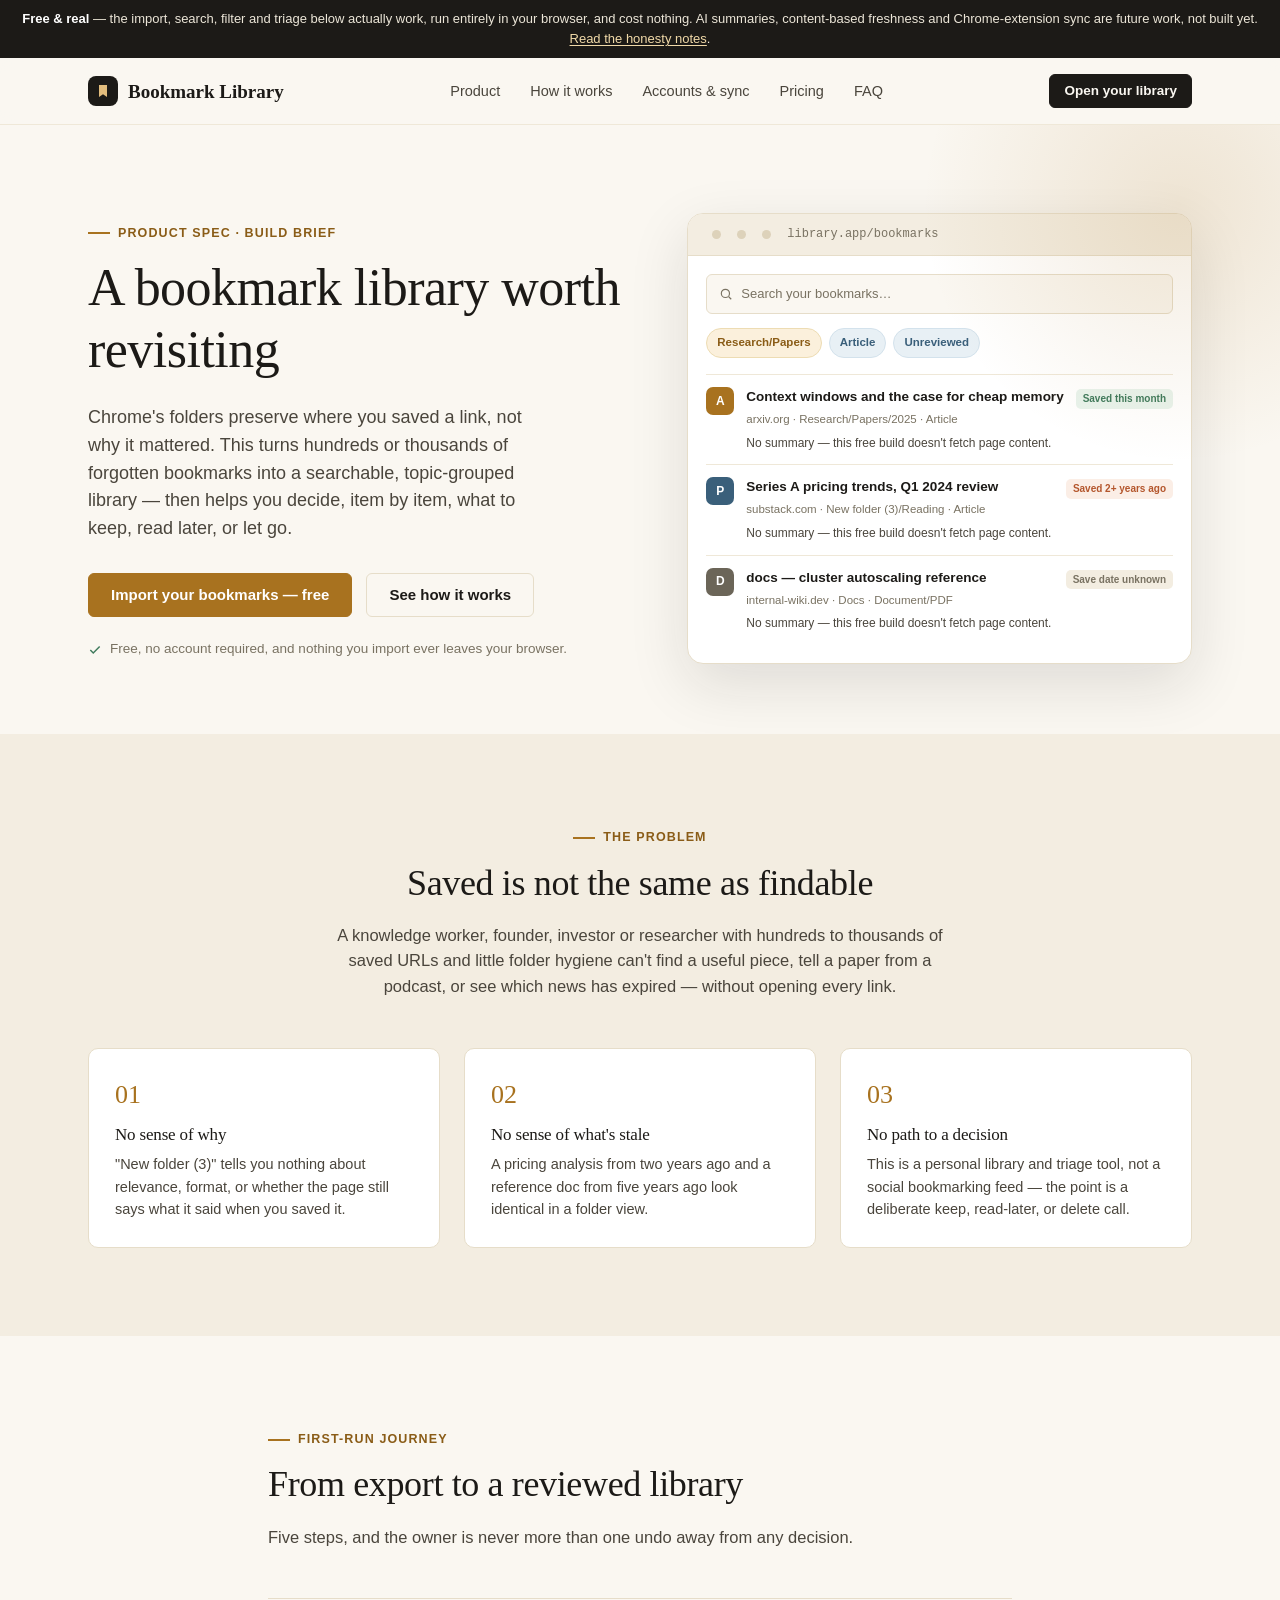
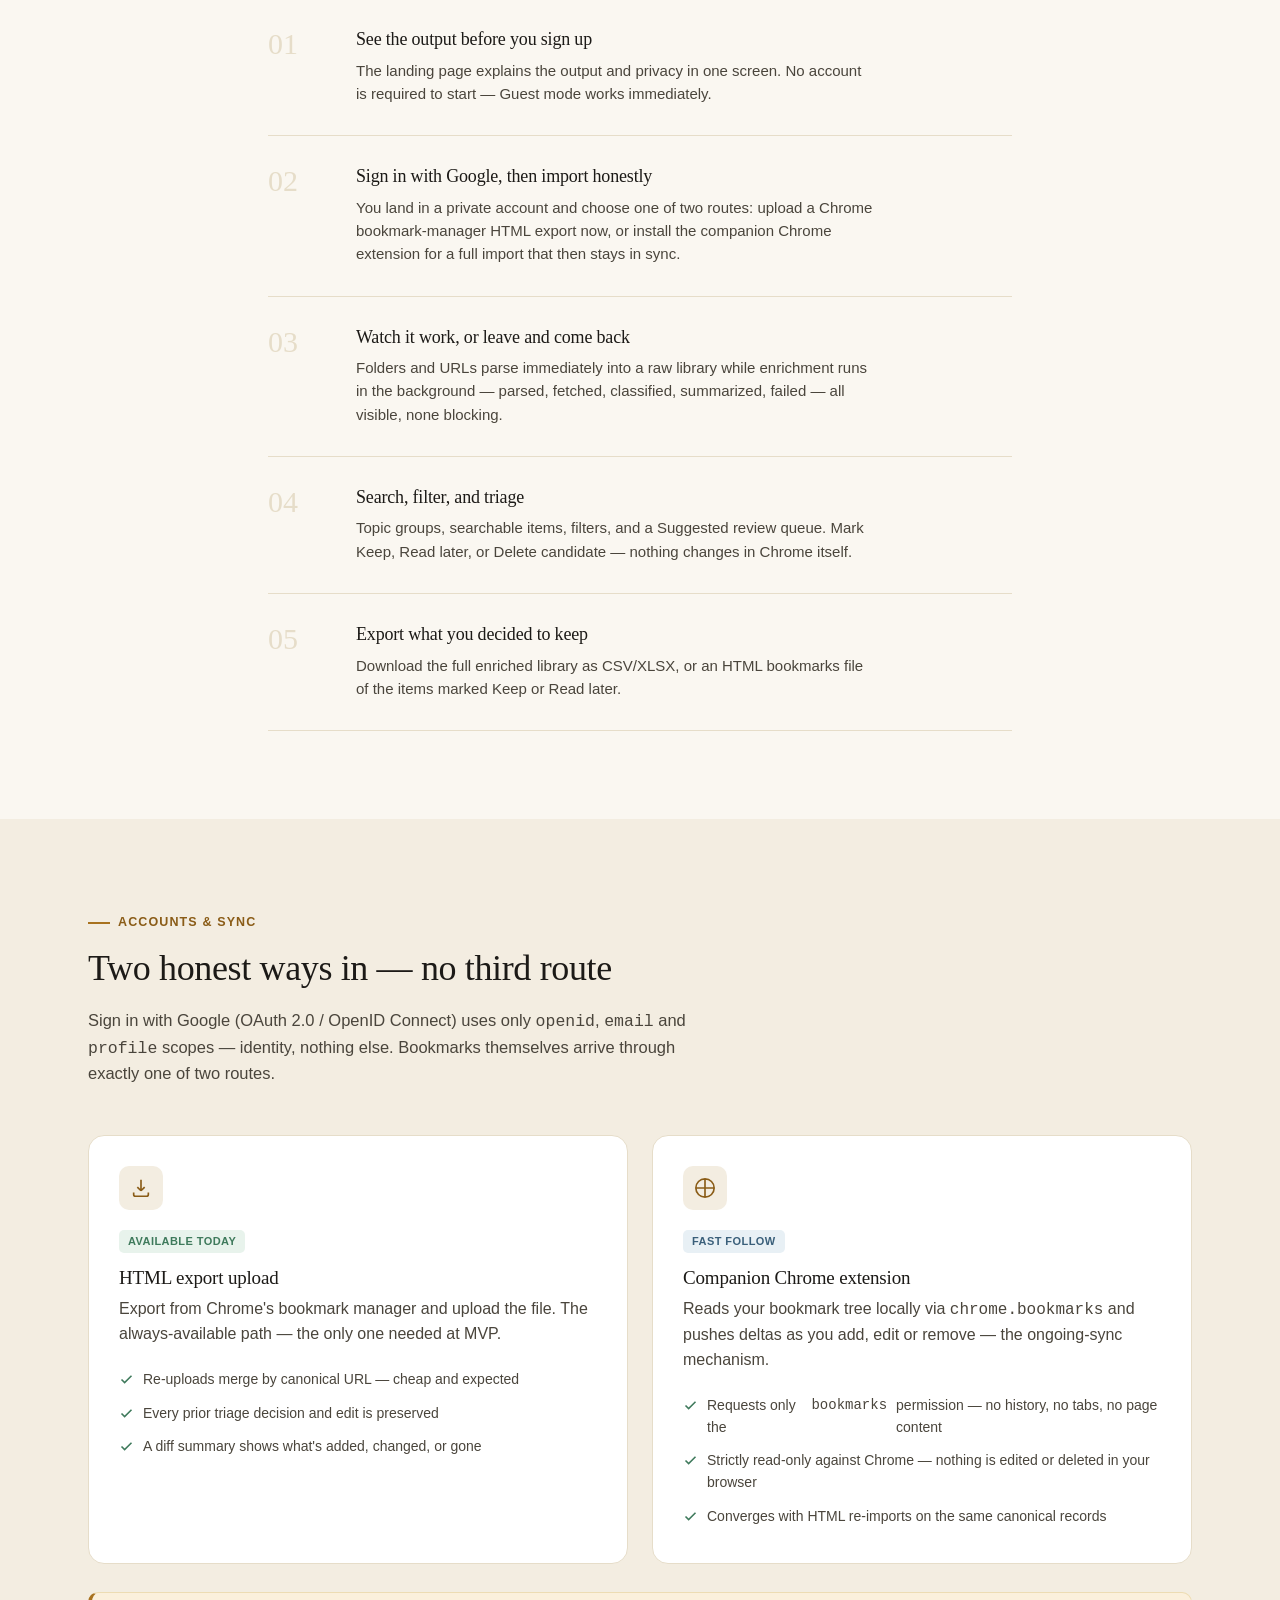
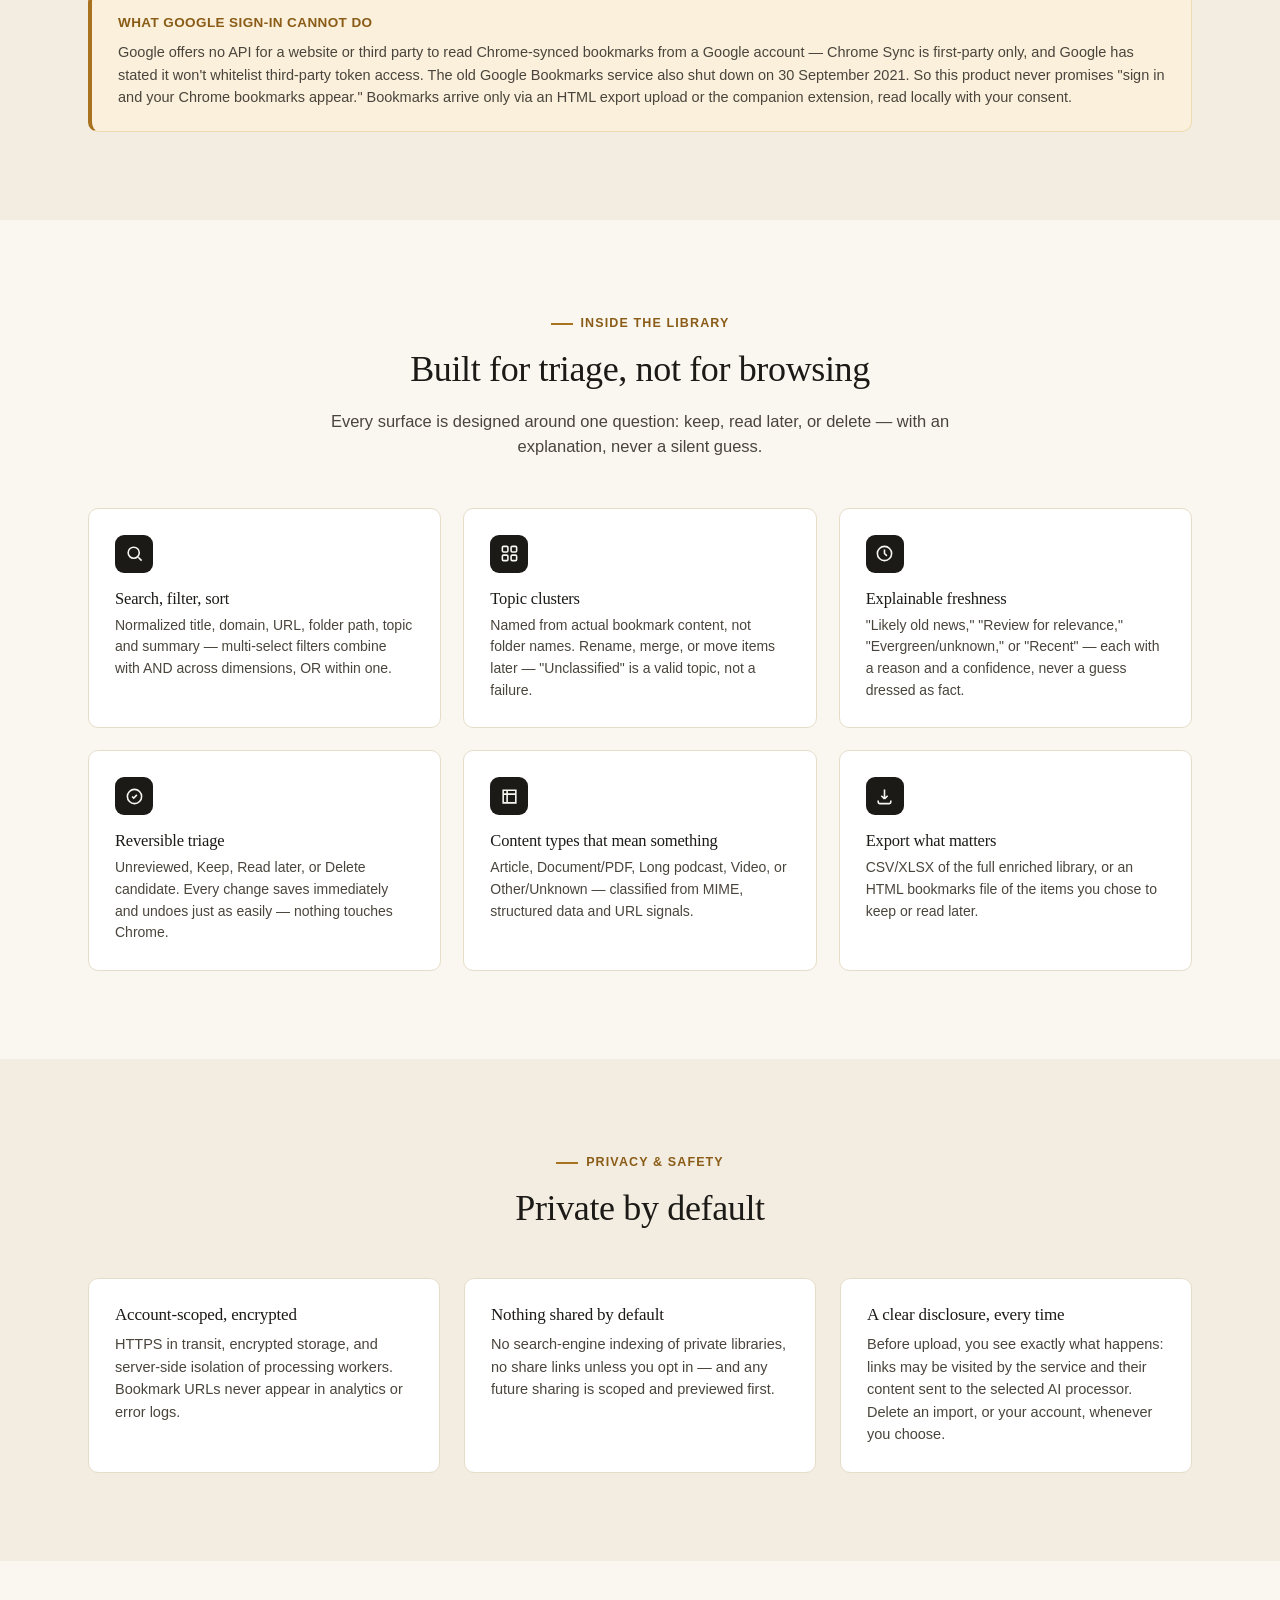
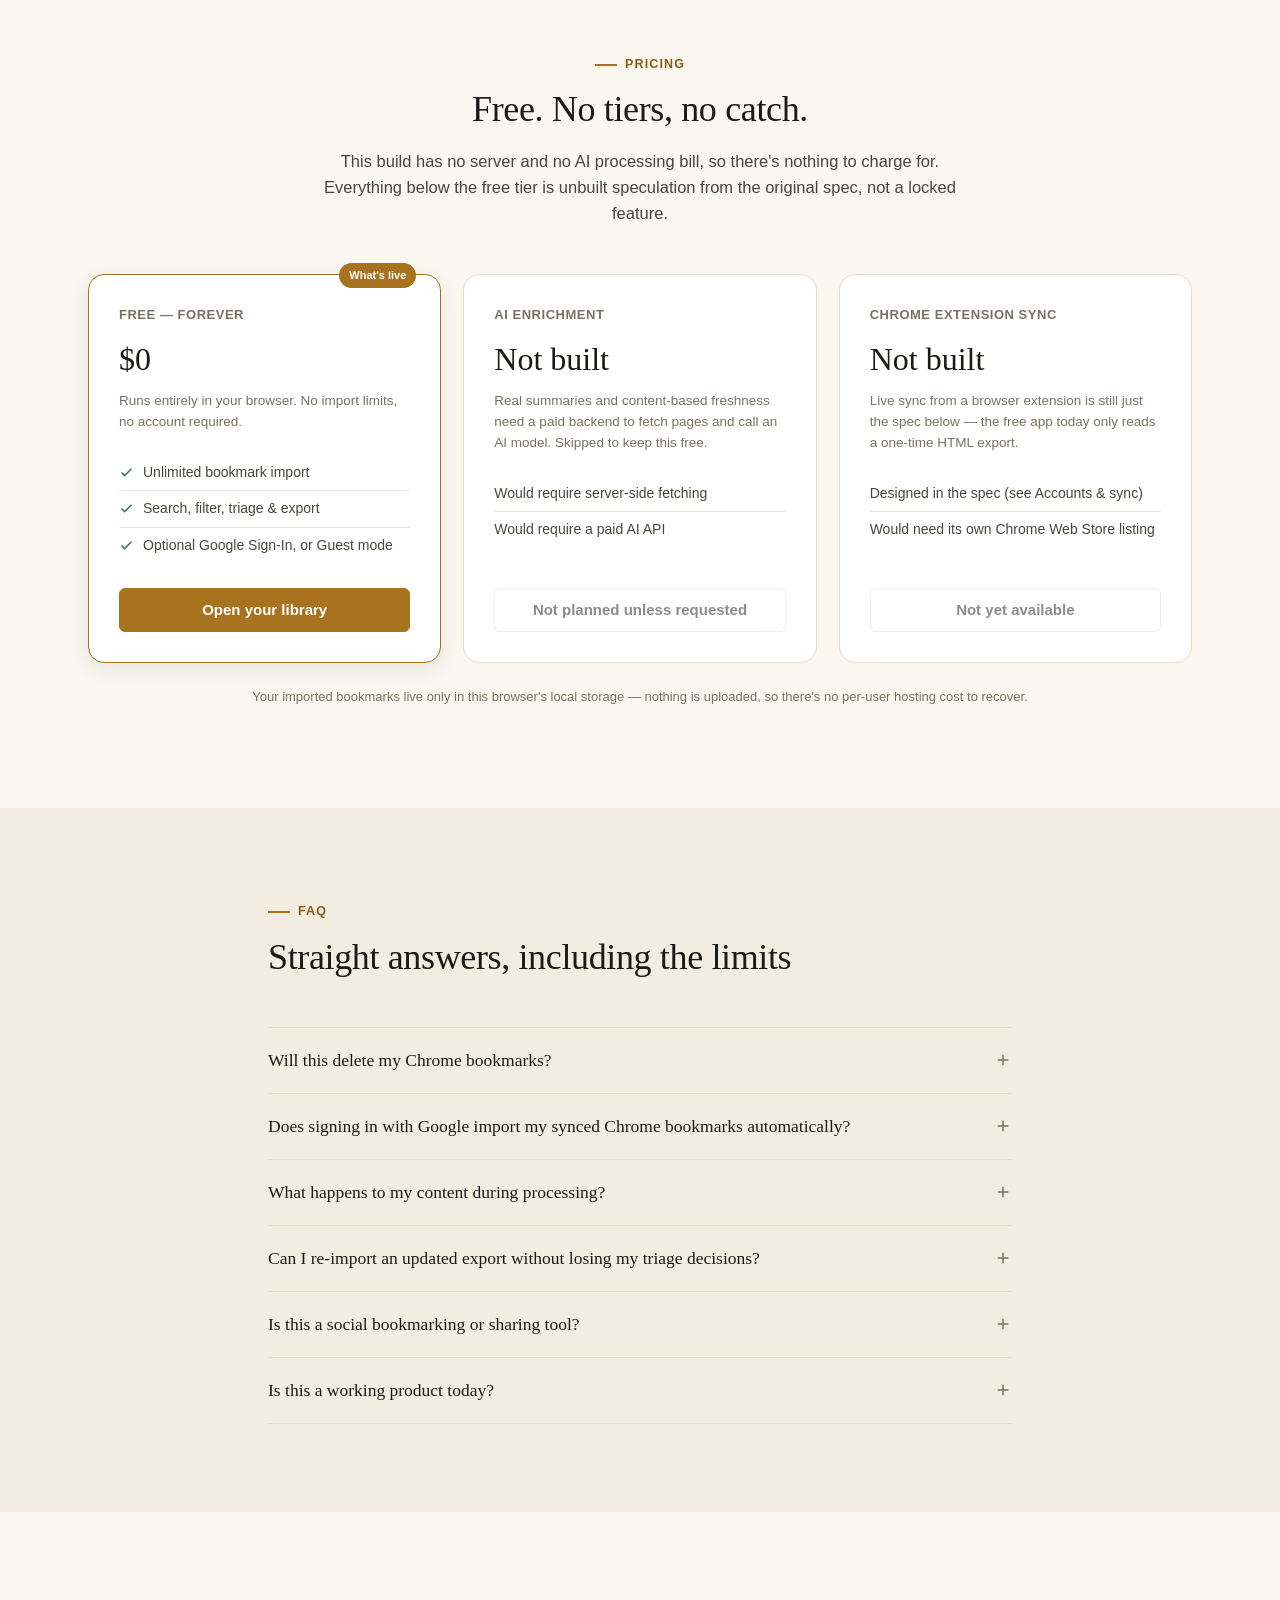
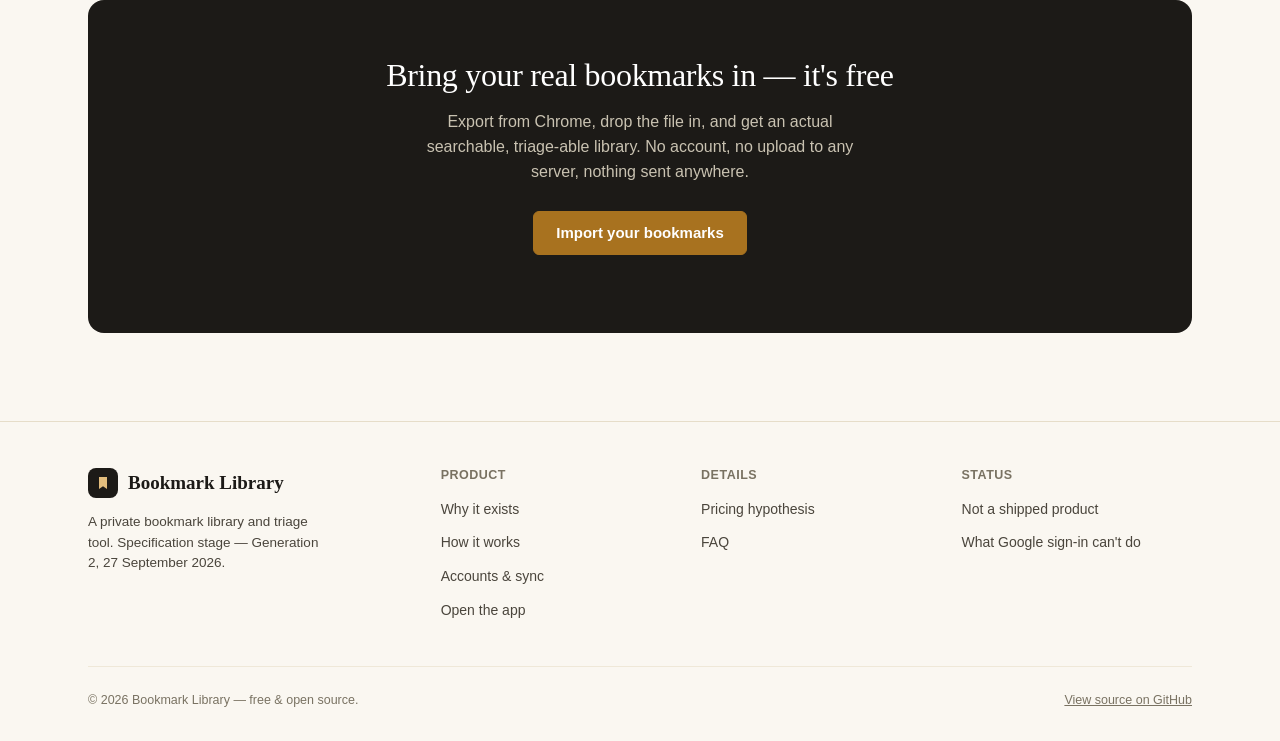
<file: index.html>
<!doctype html>
<html lang="en">
<head>
<meta charset="UTF-8" />
<meta name="viewport" content="width=device-width, initial-scale=1.0" />
<title>Bookmark Library — a bookmark library worth revisiting</title>
<meta name="description" content="Turn a neglected Chrome bookmark export into a searchable, sortable reading library, then decide what to keep. Private by default." />
<link rel="icon" href="data:image/svg+xml,<svg xmlns=%22http://www.w3.org/2000/svg%22 viewBox=%220 0 32 32%22><rect width=%2232%22 height=%2232%22 rx=%228%22 fill=%22%231c1a17%22/><path d=%22M10 8h12v17l-6-4-6 4V8z%22 fill=%22%23e3bd7d%22/></svg>" />
<link rel="stylesheet" href="css/styles.css" />
</head>
<body>

<div class="spec-banner">
  <strong>Free &amp; real</strong> — the import, search, filter and triage below actually work, run entirely in your browser, and cost nothing. AI summaries, content-based freshness and Chrome-extension sync are future work, not built yet. <a href="#faq">Read the honesty notes</a>.
</div>

<header class="nav">
  <div class="nav-inner">
    <a href="#top" class="brand">
      <span class="brand-mark">
        <svg viewBox="0 0 24 24" fill="none"><path d="M6 3h12v18l-6-4-6 4V3z" fill="#e3bd7d"/></svg>
      </span>
      Bookmark Library
    </a>
    <nav class="nav-links">
      <a href="#product">Product</a>
      <a href="#how-it-works">How it works</a>
      <a href="#sync">Accounts &amp; sync</a>
      <a href="#pricing">Pricing</a>
      <a href="#faq">FAQ</a>
    </nav>
    <div class="nav-cta">
      <a href="app.html" class="btn btn-primary btn-sm">Open your library</a>
    </div>
    <button class="nav-toggle" aria-label="Menu">
      <svg viewBox="0 0 24 24" fill="none" stroke="currentColor" stroke-width="2"><path d="M4 6h16M4 12h16M4 18h16"/></svg>
    </button>
  </div>
</header>

<main id="top">

  <!-- HERO -->
  <section class="hero">
    <div class="container hero-grid">
      <div>
        <div class="eyebrow">Product spec · Build brief</div>
        <h1>A bookmark library worth revisiting</h1>
        <p class="hero-sub">
          Chrome's folders preserve where you saved a link, not why it mattered. This turns
          hundreds or thousands of forgotten bookmarks into a searchable, topic-grouped library —
          then helps you decide, item by item, what to keep, read later, or let go.
        </p>
        <div class="hero-ctas">
          <a href="app.html" class="btn btn-accent">Import your bookmarks — free</a>
          <a href="#how-it-works" class="btn btn-ghost">See how it works</a>
        </div>
        <div class="hero-note">
          <svg viewBox="0 0 24 24" fill="none" stroke="currentColor" stroke-width="2.5"><path d="M20 6L9 17l-5-5"/></svg>
          Free, no account required, and nothing you import ever leaves your browser.
        </div>
      </div>

      <div class="hero-visual">
        <div class="mock-window">
          <div class="mock-titlebar">
            <span class="mock-dot"></span><span class="mock-dot"></span><span class="mock-dot"></span>
            <span>library.app/bookmarks</span>
          </div>
          <div class="mock-body">
            <div class="mock-searchbar">
              <svg viewBox="0 0 24 24" fill="none" stroke="currentColor" stroke-width="2"><circle cx="11" cy="11" r="7"/><path d="M21 21l-4.3-4.3"/></svg>
              Search your bookmarks…
            </div>
            <div class="mock-chip-row">
              <span class="mock-chip">Research/Papers</span>
              <span class="mock-chip alt">Article</span>
              <span class="mock-chip alt">Unreviewed</span>
            </div>

            <div class="mock-item">
              <div class="mock-favicon" style="background:#a8721f;">A</div>
              <div class="mock-item-body">
                <div class="mock-item-title">Context windows and the case for cheap memory</div>
                <div class="mock-item-meta">arxiv.org · Research/Papers/2025 · Article</div>
                <div class="mock-item-summary">No summary — this free build doesn't fetch page content.</div>
              </div>
              <span class="mock-tag fresh">Saved this month</span>
            </div>
            <div class="mock-item">
              <div class="mock-favicon" style="background:#3a5f7a;">P</div>
              <div class="mock-item-body">
                <div class="mock-item-title">Series A pricing trends, Q1 2024 review</div>
                <div class="mock-item-meta">substack.com · New folder (3)/Reading · Article</div>
                <div class="mock-item-summary">No summary — this free build doesn't fetch page content.</div>
              </div>
              <span class="mock-tag old">Saved 2+ years ago</span>
            </div>
            <div class="mock-item">
              <div class="mock-favicon" style="background:#6b6558;">D</div>
              <div class="mock-item-body">
                <div class="mock-item-title">docs — cluster autoscaling reference</div>
                <div class="mock-item-meta">internal-wiki.dev · Docs · Document/PDF</div>
                <div class="mock-item-summary">No summary — this free build doesn't fetch page content.</div>
              </div>
              <span class="mock-tag unknown">Save date unknown</span>
            </div>
          </div>
        </div>
      </div>
    </div>
  </section>

  <!-- PROBLEM -->
  <section id="product" class="alt-bg">
    <div class="container">
      <div class="section-head center">
        <div class="eyebrow" style="justify-content:center">The problem</div>
        <h2>Saved is not the same as findable</h2>
        <p>A knowledge worker, founder, investor or researcher with hundreds to thousands of saved
        URLs and little folder hygiene can't find a useful piece, tell a paper from a podcast, or see
        which news has expired — without opening every link.</p>
      </div>
      <div class="problem-grid">
        <div class="problem-card">
          <div class="num">01</div>
          <h3>No sense of why</h3>
          <p>"New folder (3)" tells you nothing about relevance, format, or whether the page still says what it said when you saved it.</p>
        </div>
        <div class="problem-card">
          <div class="num">02</div>
          <h3>No sense of what's stale</h3>
          <p>A pricing analysis from two years ago and a reference doc from five years ago look identical in a folder view.</p>
        </div>
        <div class="problem-card">
          <div class="num">03</div>
          <h3>No path to a decision</h3>
          <p>This is a personal library and triage tool, not a social bookmarking feed — the point is a deliberate keep, read-later, or delete call.</p>
        </div>
      </div>
    </div>
  </section>

  <!-- HOW IT WORKS -->
  <section id="how-it-works">
    <div class="container-narrow">
      <div class="section-head">
        <div class="eyebrow">First-run journey</div>
        <h2>From export to a reviewed library</h2>
        <p>Five steps, and the owner is never more than one undo away from any decision.</p>
      </div>
      <div class="journey">
        <div class="journey-step">
          <div class="journey-num">01</div>
          <div>
            <h3>See the output before you sign up</h3>
            <p>The landing page explains the output and privacy in one screen. No account is required to start — Guest mode works immediately.</p>
          </div>
        </div>
        <div class="journey-step">
          <div class="journey-num">02</div>
          <div>
            <h3>Sign in with Google, then import honestly</h3>
            <p>You land in a private account and choose one of two routes: upload a Chrome bookmark-manager HTML export now, or install the companion Chrome extension for a full import that then stays in sync.</p>
          </div>
        </div>
        <div class="journey-step">
          <div class="journey-num">03</div>
          <div>
            <h3>Watch it work, or leave and come back</h3>
            <p>Folders and URLs parse immediately into a raw library while enrichment runs in the background — parsed, fetched, classified, summarized, failed — all visible, none blocking.</p>
          </div>
        </div>
        <div class="journey-step">
          <div class="journey-num">04</div>
          <div>
            <h3>Search, filter, and triage</h3>
            <p>Topic groups, searchable items, filters, and a Suggested review queue. Mark Keep, Read later, or Delete candidate — nothing changes in Chrome itself.</p>
          </div>
        </div>
        <div class="journey-step">
          <div class="journey-num">05</div>
          <div>
            <h3>Export what you decided to keep</h3>
            <p>Download the full enriched library as CSV/XLSX, or an HTML bookmarks file of the items marked Keep or Read later.</p>
          </div>
        </div>
      </div>
    </div>
  </section>

  <!-- ACCOUNTS & SYNC -->
  <section id="sync" class="alt-bg">
    <div class="container">
      <div class="section-head">
        <div class="eyebrow">Accounts &amp; sync</div>
        <h2>Two honest ways in — no third route</h2>
        <p>Sign in with Google (OAuth 2.0 / OpenID Connect) uses only <code>openid</code>, <code>email</code> and <code>profile</code> scopes — identity, nothing else. Bookmarks themselves arrive through exactly one of two routes.</p>
      </div>

      <div class="route-grid">
        <div class="route-card">
          <div class="route-icon">
            <svg viewBox="0 0 24 24" fill="none" stroke="currentColor" stroke-width="1.8"><path d="M12 3v12m0 0l-4-4m4 4l4-4M4 17v2a2 2 0 002 2h12a2 2 0 002-2v-2"/></svg>
          </div>
          <span class="route-badge now">Available today</span>
          <h3>HTML export upload</h3>
          <p>Export from Chrome's bookmark manager and upload the file. The always-available path — the only one needed at MVP.</p>
          <ul class="route-list">
            <li><svg viewBox="0 0 24 24" fill="none" stroke="currentColor" stroke-width="2.5"><path d="M20 6L9 17l-5-5"/></svg> Re-uploads merge by canonical URL — cheap and expected</li>
            <li><svg viewBox="0 0 24 24" fill="none" stroke="currentColor" stroke-width="2.5"><path d="M20 6L9 17l-5-5"/></svg> Every prior triage decision and edit is preserved</li>
            <li><svg viewBox="0 0 24 24" fill="none" stroke="currentColor" stroke-width="2.5"><path d="M20 6L9 17l-5-5"/></svg> A diff summary shows what's added, changed, or gone</li>
          </ul>
        </div>
        <div class="route-card">
          <div class="route-icon">
            <svg viewBox="0 0 24 24" fill="none" stroke="currentColor" stroke-width="1.8"><path d="M12 2a10 10 0 100 20 10 10 0 000-20zm0 0v20M2 12h20"/></svg>
          </div>
          <span class="route-badge next">Fast follow</span>
          <h3>Companion Chrome extension</h3>
          <p>Reads your bookmark tree locally via <code>chrome.bookmarks</code> and pushes deltas as you add, edit or remove — the ongoing-sync mechanism.</p>
          <ul class="route-list">
            <li><svg viewBox="0 0 24 24" fill="none" stroke="currentColor" stroke-width="2.5"><path d="M20 6L9 17l-5-5"/></svg> Requests only the <code>bookmarks</code> permission — no history, no tabs, no page content</li>
            <li><svg viewBox="0 0 24 24" fill="none" stroke="currentColor" stroke-width="2.5"><path d="M20 6L9 17l-5-5"/></svg> Strictly read-only against Chrome — nothing is edited or deleted in your browser</li>
            <li><svg viewBox="0 0 24 24" fill="none" stroke="currentColor" stroke-width="2.5"><path d="M20 6L9 17l-5-5"/></svg> Converges with HTML re-imports on the same canonical records</li>
          </ul>
        </div>
      </div>

      <div style="margin-top:28px;">
        <div class="callout">
          <h4>What Google sign-in cannot do</h4>
          <p>Google offers no API for a website or third party to read Chrome-synced bookmarks from a Google account — Chrome Sync is first-party only, and Google has stated it won't whitelist third-party token access. The old Google Bookmarks service also shut down on 30 September 2021. So this product never promises "sign in and your Chrome bookmarks appear." Bookmarks arrive only via an HTML export upload or the companion extension, read locally with your consent.</p>
        </div>
      </div>
    </div>
  </section>

  <!-- FEATURES -->
  <section>
    <div class="container">
      <div class="section-head center">
        <div class="eyebrow" style="justify-content:center">Inside the library</div>
        <h2>Built for triage, not for browsing</h2>
        <p>Every surface is designed around one question: keep, read later, or delete — with an explanation, never a silent guess.</p>
      </div>
      <div class="feature-grid">
        <div class="feature-card">
          <div class="feature-icon"><svg viewBox="0 0 24 24" fill="none" stroke="currentColor" stroke-width="2"><circle cx="11" cy="11" r="7"/><path d="M21 21l-4.3-4.3"/></svg></div>
          <h3>Search, filter, sort</h3>
          <p>Normalized title, domain, URL, folder path, topic and summary — multi-select filters combine with AND across dimensions, OR within one.</p>
        </div>
        <div class="feature-card">
          <div class="feature-icon"><svg viewBox="0 0 24 24" fill="none" stroke="currentColor" stroke-width="2"><rect x="3" y="3" width="7" height="7" rx="1.5"/><rect x="14" y="3" width="7" height="7" rx="1.5"/><rect x="3" y="14" width="7" height="7" rx="1.5"/><rect x="14" y="14" width="7" height="7" rx="1.5"/></svg></div>
          <h3>Topic clusters</h3>
          <p>Named from actual bookmark content, not folder names. Rename, merge, or move items later — "Unclassified" is a valid topic, not a failure.</p>
        </div>
        <div class="feature-card">
          <div class="feature-icon"><svg viewBox="0 0 24 24" fill="none" stroke="currentColor" stroke-width="2"><circle cx="12" cy="12" r="9"/><path d="M12 7v5l3 3"/></svg></div>
          <h3>Explainable freshness</h3>
          <p>"Likely old news," "Review for relevance," "Evergreen/unknown," or "Recent" — each with a reason and a confidence, never a guess dressed as fact.</p>
        </div>
        <div class="feature-card">
          <div class="feature-icon"><svg viewBox="0 0 24 24" fill="none" stroke="currentColor" stroke-width="2"><path d="M9 12l2 2 4-4"/><circle cx="12" cy="12" r="9"/></svg></div>
          <h3>Reversible triage</h3>
          <p>Unreviewed, Keep, Read later, or Delete candidate. Every change saves immediately and undoes just as easily — nothing touches Chrome.</p>
        </div>
        <div class="feature-card">
          <div class="feature-icon"><svg viewBox="0 0 24 24" fill="none" stroke="currentColor" stroke-width="2"><path d="M4 4h16v16H4z"/><path d="M4 9h16M9 4v16"/></svg></div>
          <h3>Content types that mean something</h3>
          <p>Article, Document/PDF, Long podcast, Video, or Other/Unknown — classified from MIME, structured data and URL signals.</p>
        </div>
        <div class="feature-card">
          <div class="feature-icon"><svg viewBox="0 0 24 24" fill="none" stroke="currentColor" stroke-width="2"><path d="M12 3v12m0 0l-4-4m4 4l4-4M4 17v2a2 2 0 002 2h12a2 2 0 002-2v-2"/></svg></div>
          <h3>Export what matters</h3>
          <p>CSV/XLSX of the full enriched library, or an HTML bookmarks file of the items you chose to keep or read later.</p>
        </div>
      </div>
    </div>
  </section>

  <!-- PRIVACY -->
  <section class="alt-bg">
    <div class="container">
      <div class="section-head center">
        <div class="eyebrow" style="justify-content:center">Privacy &amp; safety</div>
        <h2>Private by default</h2>
      </div>
      <div class="problem-grid">
        <div class="problem-card">
          <h3>Account-scoped, encrypted</h3>
          <p>HTTPS in transit, encrypted storage, and server-side isolation of processing workers. Bookmark URLs never appear in analytics or error logs.</p>
        </div>
        <div class="problem-card">
          <h3>Nothing shared by default</h3>
          <p>No search-engine indexing of private libraries, no share links unless you opt in — and any future sharing is scoped and previewed first.</p>
        </div>
        <div class="problem-card">
          <h3>A clear disclosure, every time</h3>
          <p>Before upload, you see exactly what happens: links may be visited by the service and their content sent to the selected AI processor. Delete an import, or your account, whenever you choose.</p>
        </div>
      </div>
    </div>
  </section>

  <!-- PRICING -->
  <section id="pricing">
    <div class="container">
      <div class="section-head center">
        <div class="eyebrow" style="justify-content:center">Pricing</div>
        <h2>Free. No tiers, no catch.</h2>
        <p>This build has no server and no AI processing bill, so there's nothing to charge for. Everything below the free tier is unbuilt speculation from the original spec, not a locked feature.</p>
      </div>
      <div class="pricing-grid">
        <div class="price-card featured">
          <span class="tag">What's live</span>
          <div class="price-name">Free — forever</div>
          <div class="price-amount">$0</div>
          <div class="price-desc">Runs entirely in your browser. No import limits, no account required.</div>
          <ul class="price-list">
            <li><svg viewBox="0 0 24 24" fill="none" stroke="currentColor" stroke-width="2.5"><path d="M20 6L9 17l-5-5"/></svg> Unlimited bookmark import</li>
            <li><svg viewBox="0 0 24 24" fill="none" stroke="currentColor" stroke-width="2.5"><path d="M20 6L9 17l-5-5"/></svg> Search, filter, triage &amp; export</li>
            <li><svg viewBox="0 0 24 24" fill="none" stroke="currentColor" stroke-width="2.5"><path d="M20 6L9 17l-5-5"/></svg> Optional Google Sign-In, or Guest mode</li>
          </ul>
          <a href="app.html" class="btn btn-accent btn-block">Open your library</a>
        </div>
        <div class="price-card">
          <div class="price-name">AI enrichment</div>
          <div class="price-amount">Not built</div>
          <div class="price-desc">Real summaries and content-based freshness need a paid backend to fetch pages and call an AI model. Skipped to keep this free.</div>
          <ul class="price-list">
            <li>Would require server-side fetching</li>
            <li>Would require a paid AI API</li>
          </ul>
          <button class="btn btn-ghost btn-block" disabled>Not planned unless requested</button>
        </div>
        <div class="price-card">
          <div class="price-name">Chrome extension sync</div>
          <div class="price-amount">Not built</div>
          <div class="price-desc">Live sync from a browser extension is still just the spec below — the free app today only reads a one-time HTML export.</div>
          <ul class="price-list">
            <li>Designed in the spec (see Accounts &amp; sync)</li>
            <li>Would need its own Chrome Web Store listing</li>
          </ul>
          <button class="btn btn-ghost btn-block" disabled>Not yet available</button>
        </div>
      </div>
      <p class="price-hypothesis">Your imported bookmarks live only in this browser's local storage — nothing is uploaded, so there's no per-user hosting cost to recover.</p>
    </div>
  </section>

  <!-- FAQ -->
  <section id="faq" class="alt-bg">
    <div class="container-narrow">
      <div class="section-head">
        <div class="eyebrow">FAQ</div>
        <h2>Straight answers, including the limits</h2>
      </div>
      <div class="faq-list">

        <div class="faq-item">
          <button class="faq-q">
            Will this delete my Chrome bookmarks?
            <svg viewBox="0 0 24 24" fill="none" stroke="currentColor" stroke-width="2"><path d="M12 5v14M5 12h14"/></svg>
          </button>
          <div class="faq-a"><div class="faq-a-inner">No. A "Delete candidate" is a status inside your library view, not an action in Chrome. In MVP, the companion extension is strictly read-only against Chrome and never edits, moves or deletes your browser bookmarks. Write-back to Chrome is explicitly out of scope until it ships as its own, separately confirmed feature.</div></div>
        </div>

        <div class="faq-item">
          <button class="faq-q">
            Does signing in with Google import my synced Chrome bookmarks automatically?
            <svg viewBox="0 0 24 24" fill="none" stroke="currentColor" stroke-width="2"><path d="M12 5v14M5 12h14"/></svg>
          </button>
          <div class="faq-a"><div class="faq-a-inner">No, and this is deliberate. Google provides no API for a third party to read Chrome-synced bookmarks from an account — Chrome Sync is first-party only, and Google has marked third-party token access as something it won't support. Bookmarks arrive only through an HTML export you upload, or the companion Chrome extension reading your local browser tree with your consent.</div></div>
        </div>

        <div class="faq-item">
          <button class="faq-q">
            What happens to my content during processing?
            <svg viewBox="0 0 24 24" fill="none" stroke="currentColor" stroke-width="2"><path d="M12 5v14M5 12h14"/></svg>
          </button>
          <div class="faq-a"><div class="faq-a-inner">You see an explicit disclosure before upload: links may be visited by the service and their content sent to the selected AI processor for summarization and classification. Login-only content is never fetched with your cookies, and private or local-network addresses are never crawled.</div></div>
        </div>

        <div class="faq-item">
          <button class="faq-q">
            Can I re-import an updated export without losing my triage decisions?
            <svg viewBox="0 0 24 24" fill="none" stroke="currentColor" stroke-width="2"><path d="M12 5v14M5 12h14"/></svg>
          </button>
          <div class="faq-a"><div class="faq-a-inner">Yes. Re-uploads merge by canonical URL, add anything new, and preserve every prior Keep/Read later/Delete-candidate decision, topic edit, and summary override. You get a diff summary of what was added, changed, or is now gone from the export.</div></div>
        </div>

        <div class="faq-item">
          <button class="faq-q">
            Is this a social bookmarking or sharing tool?
            <svg viewBox="0 0 24 24" fill="none" stroke="currentColor" stroke-width="2"><path d="M12 5v14M5 12h14"/></svg>
          </button>
          <div class="faq-a"><div class="faq-a-inner">No — it's a private library and triage tool first. Any future sharing is opt-in and scoped to a curated collection you explicitly select; source folders, private annotations and unselected URLs are never exposed.</div></div>
        </div>

        <div class="faq-item">
          <button class="faq-q">
            Is this a working product today?
            <svg viewBox="0 0 24 24" fill="none" stroke="currentColor" stroke-width="2"><path d="M12 5v14M5 12h14"/></svg>
          </button>
          <div class="faq-a"><div class="faq-a-inner">The core loop is real and free: upload your actual Chrome bookmarks export, and it's parsed, stored and made searchable/filterable/triage-able entirely in your browser (Guest mode or optional Google Sign-In). What's <em>not</em> built from the original spec: AI-generated summaries, content-based freshness (we only know your <em>saved</em> date, not whether the page itself is stale), automatic broken-link detection, and the companion Chrome extension for live sync. Those all need a paid backend to fetch and analyze pages, which this free version deliberately skips.</div></div>
        </div>

      </div>
    </div>
  </section>

  <!-- CTA -->
  <section>
    <div class="container">
      <div class="cta-band">
        <h2>Bring your real bookmarks in — it's free</h2>
        <p>Export from Chrome, drop the file in, and get an actual searchable, triage-able library. No account, no upload to any server, nothing sent anywhere.</p>
        <div class="hero-ctas">
          <a href="app.html" class="btn btn-accent">Import your bookmarks</a>
        </div>
      </div>
    </div>
  </section>

</main>

<footer class="site-footer">
  <div class="container">
    <div class="footer-grid">
      <div class="footer-brand">
        <a href="#top" class="brand" style="margin-bottom:14px;">
          <span class="brand-mark"><svg viewBox="0 0 24 24" fill="none"><path d="M6 3h12v18l-6-4-6 4V3z" fill="#e3bd7d"/></svg></span>
          Bookmark Library
        </a>
        <p>A private bookmark library and triage tool. Specification stage — Generation 2, 27 September 2026.</p>
      </div>
      <div class="footer-col">
        <h4>Product</h4>
        <ul>
          <li><a href="#product">Why it exists</a></li>
          <li><a href="#how-it-works">How it works</a></li>
          <li><a href="#sync">Accounts &amp; sync</a></li>
          <li><a href="app.html">Open the app</a></li>
        </ul>
      </div>
      <div class="footer-col">
        <h4>Details</h4>
        <ul>
          <li><a href="#pricing">Pricing hypothesis</a></li>
          <li><a href="#faq">FAQ</a></li>
        </ul>
      </div>
      <div class="footer-col">
        <h4>Status</h4>
        <ul>
          <li><a href="#faq">Not a shipped product</a></li>
          <li><a href="#sync">What Google sign-in can't do</a></li>
        </ul>
      </div>
    </div>
    <div class="footer-bottom">
      <span>© 2026 Bookmark Library — free &amp; open source.</span>
      <span><a href="https://github.com/pratikpoddar/bookmark-library" style="color:inherit;">View source on GitHub</a></span>
    </div>
  </div>
</footer>

<script src="js/main.js"></script>
</body>
</html>
</file>
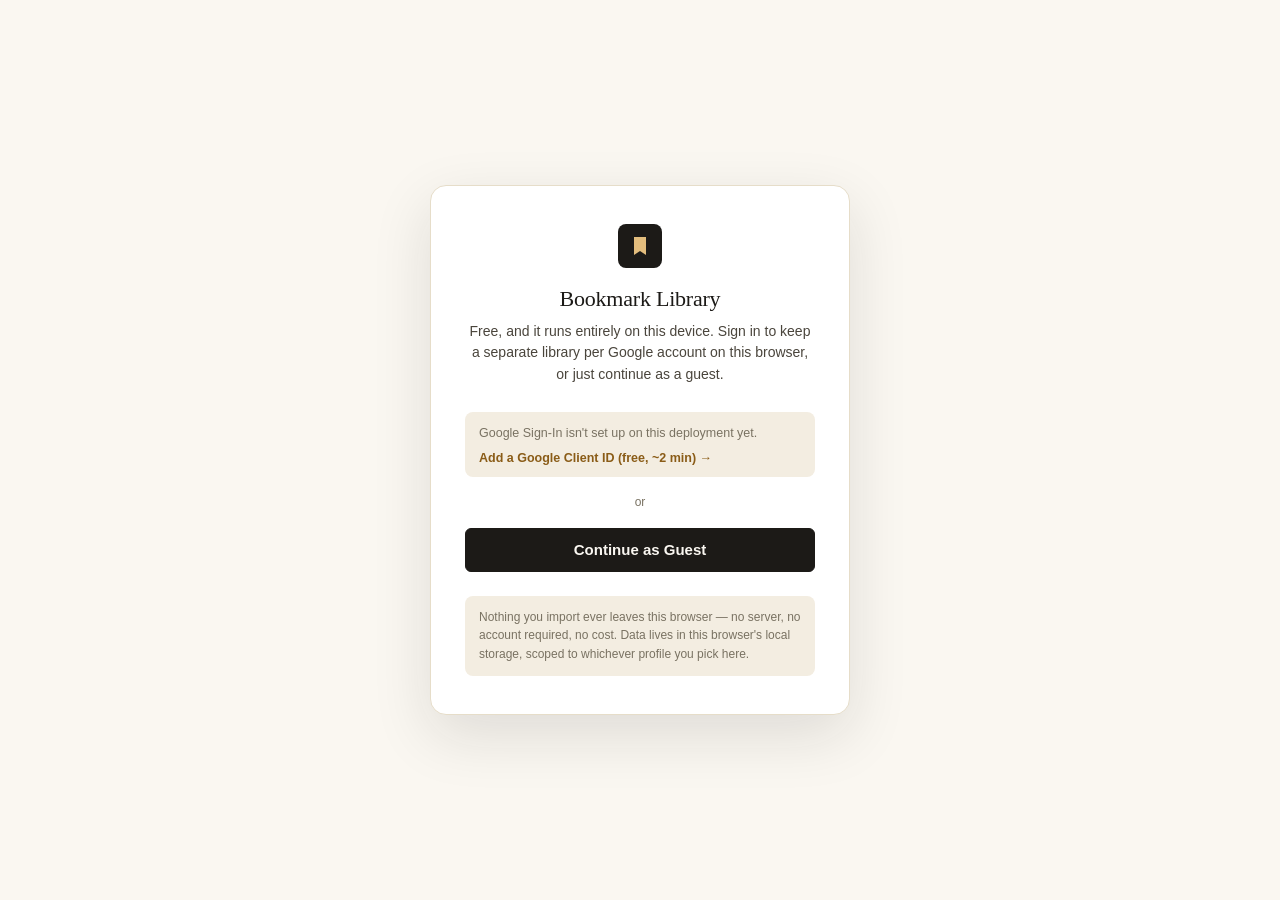
<file: app.html>
<!doctype html>
<html lang="en">
<head>
<meta charset="UTF-8" />
<meta name="viewport" content="width=device-width, initial-scale=1.0" />
<title>Your library — Bookmark Library</title>
<meta name="description" content="Upload your Chrome bookmarks export and get a real, private, searchable library — free, runs entirely in your browser." />
<link rel="icon" href="data:image/svg+xml,<svg xmlns=%22http://www.w3.org/2000/svg%22 viewBox=%220 0 32 32%22><rect width=%2232%22 height=%2232%22 rx=%228%22 fill=%22%231c1a17%22/><path d=%22M10 8h12v17l-6-4-6 4V8z%22 fill=%22%23e3bd7d%22/></svg>" />
<link rel="stylesheet" href="css/styles.css" />
<link rel="stylesheet" href="css/app.css" />
<script src="js/config.js"></script>
<script src="https://accounts.google.com/gsi/client" async defer></script>
</head>
<body class="app">

<!-- SIGN-IN GATE -->
<div class="gate-wrap" id="gateWrap">
  <div class="gate-box">
    <span class="brand-mark"><svg viewBox="0 0 24 24" fill="none"><path d="M6 3h12v18l-6-4-6 4V3z" fill="#e3bd7d"/></svg></span>
    <h1>Bookmark Library</h1>
    <p>Free, and it runs entirely on this device. Sign in to keep a separate library per Google account on this browser, or just continue as a guest.</p>

    <div id="googleBtn"></div>
    <div class="gate-not-configured" id="googleNotConfigured">
      Google Sign-In isn't set up on this deployment yet.
      <button id="openSettingsFromGate">Add a Google Client ID (free, ~2 min) →</button>
    </div>

    <div class="gate-or">or</div>
    <button class="btn btn-primary btn-block" id="guestBtn">Continue as Guest</button>

    <div class="gate-privacy">
      Nothing you import ever leaves this browser — no server, no account required, no cost. Data lives in this browser's local storage, scoped to whichever profile you pick here.
    </div>
  </div>
</div>

<!-- APP SHELL (hidden until signed in) -->
<div id="appShell" style="display:none;">

  <header class="app-bar">
    <div class="app-bar-inner">
      <a href="index.html" class="app-brand">
        <span class="brand-mark"><svg viewBox="0 0 24 24" fill="none"><path d="M6 3h12v18l-6-4-6 4V3z" fill="#e3bd7d"/></svg></span>
        <span class="name">Bookmark Library</span>
      </a>
      <span class="free-pill">Free · local-only</span>

      <div class="app-search">
        <svg viewBox="0 0 24 24" fill="none" stroke="currentColor" stroke-width="2"><circle cx="11" cy="11" r="7"/><path d="M21 21l-4.3-4.3"/></svg>
        <input id="searchInput" type="text" placeholder="Search title, domain, URL or folder…" autocomplete="off" />
        <span class="query-count" id="queryCount"></span>
      </div>

      <div class="app-bar-actions">
        <button class="icon-btn" id="importBtn" title="Import or re-import a bookmarks export">
          <svg viewBox="0 0 24 24" fill="none" stroke="currentColor" stroke-width="2"><path d="M12 3v12m0 0l-4-4m4 4l4-4M4 17v2a2 2 0 002 2h12a2 2 0 002-2v-2"/></svg>
          Import
        </button>
        <button class="icon-btn" id="suggestedToggle" title="Unreviewed + stale or reported-broken items">
          <svg viewBox="0 0 24 24" fill="none" stroke="currentColor" stroke-width="2"><path d="M9 12l2 2 4-4"/><circle cx="12" cy="12" r="9"/></svg>
          Suggested
        </button>
        <button class="icon-btn" id="analyzeBtn" title="Fetch page text (via a free serverless function) and group by shared keywords — no AI, runs locally">
          <svg viewBox="0 0 24 24" fill="none" stroke="currentColor" stroke-width="2"><rect x="3" y="3" width="7" height="7" rx="1.5"/><rect x="14" y="3" width="7" height="7" rx="1.5"/><rect x="3" y="14" width="7" height="7" rx="1.5"/><rect x="14" y="14" width="7" height="7" rx="1.5"/></svg>
          Cluster
        </button>
        <button class="icon-btn" id="exportMenuBtn" title="Export">
          <svg viewBox="0 0 24 24" fill="none" stroke="currentColor" stroke-width="2"><path d="M12 3v12m0 0l-4-4m4 4l4-4M4 17v2a2 2 0 002 2h12a2 2 0 002-2v-2"/></svg>
          Export
        </button>
        <div class="owner-menu-wrap">
          <div class="owner-chip" id="ownerChip">
            <span class="owner-avatar" id="ownerAvatar">G</span>
            <span id="ownerName">Guest</span>
          </div>
          <div class="owner-dropdown" id="ownerDropdown">
            <button id="menuSettings">Google Sign-In settings…</button>
            <button id="menuClearLibrary">Clear this library…</button>
            <hr />
            <button class="danger-text" id="menuSignOut">Switch account / Sign out</button>
          </div>
        </div>
      </div>
    </div>
  </header>

  <input type="file" id="fileInput" accept=".html,.htm" style="display:none;" />

  <div class="app-layout">

    <aside class="app-rail" id="appRail" style="display:none;">
      <button class="btn btn-accent btn-sm rail-import-btn" id="railImportBtn">Import bookmarks</button>
      <div class="rail-section" style="margin-top:18px;">
        <div class="rail-title">Review status</div>
        <div id="railStatus"></div>
      </div>
      <div class="rail-section">
        <div class="rail-title">Topic (from content)</div>
        <div id="railTopic"></div>
      </div>
      <div class="rail-section">
        <div class="rail-title">Folder</div>
        <div id="railFolder"></div>
      </div>
      <div class="rail-section">
        <div class="rail-title">Content type</div>
        <div id="railType"></div>
      </div>
      <div class="rail-section">
        <div class="rail-title">Saved</div>
        <div id="railFreshness"></div>
      </div>
      <div class="rail-section">
        <div class="rail-title">Latest import</div>
        <div id="railPresence"></div>
      </div>
      <button class="rail-clear-all" id="clearAllFilters">Reset all filters</button>
    </aside>

    <main class="app-main">

      <!-- Onboarding: shown when the library is empty -->
      <div class="onboard-panel" id="onboardPanel" style="display:none;">
        <div class="icon-wrap">
          <svg viewBox="0 0 24 24" fill="none" stroke="currentColor" stroke-width="1.8"><path d="M12 3v12m0 0l-4-4m4 4l4-4M4 17v2a2 2 0 002 2h12a2 2 0 002-2v-2"/></svg>
        </div>
        <h2>Import your bookmarks to get started</h2>
        <p>Drop your Chrome bookmarks export here, or click to choose the file. Everything is parsed and stored on this device only.</p>
        <button class="btn btn-primary" id="onboardUploadBtn">Choose file…</button>
        <ol class="onboard-steps">
          <li>1. In Chrome, open <strong>chrome://bookmarks</strong></li>
          <li>2. Click the ⋮ menu → <strong>Export bookmarks</strong></li>
          <li>3. Drop the downloaded .html file here</li>
        </ol>
      </div>

      <div id="libraryView" style="display:none;">
        <div class="stats-strip" id="statsStrip"></div>
        <div class="status-bar" id="statusBar"></div>
        <div class="status-legend" id="statusLegend"></div>

        <div class="analyze-banner" id="analyzeProgress" style="display:none;">
          <div class="analyze-banner-top">
            <span id="analyzeProgressText">Fetching page text… 0 / 0</span>
            <button id="analyzeCancelBtn">Stop</button>
          </div>
          <div class="analyze-bar"><div id="analyzeProgressFill"></div></div>
          <p>Each page is fetched once through a small free serverless function, then grouped locally by shared keywords — no AI model is involved, and nothing is sent to one. You can keep using the library while this runs.</p>
        </div>

        <div class="suggested-banner" id="suggestedBanner" style="display:none;">
          <svg viewBox="0 0 24 24" fill="none" stroke="currentColor" stroke-width="2"><path d="M12 9v4M12 17h.01M10.3 3.9L2.5 17a2 2 0 001.7 3h15.6a2 2 0 001.7-3L13.7 3.9a2 2 0 00-3.4 0z"/></svg>
          <div>
            <strong>Suggested review</strong>
            Unreviewed items you saved 2+ years ago, or that you've reported broken. Nothing here is touched automatically.
          </div>
          <button id="suggestedClose">Exit suggested view</button>
        </div>

        <div class="bulk-bar" id="bulkBar">
          <span class="count"><span id="bulkCount">0</span> selected</span>
          <div class="spacer"></div>
          <button data-bulk="keep">Mark Keep</button>
          <button data-bulk="read-later">Mark Read later</button>
          <button class="danger" data-bulk="delete-candidate">Mark Delete candidate</button>
          <button class="clear" id="bulkClear">Clear selection</button>
        </div>

        <div class="results-head">
          <label class="rail-option" style="padding:0; gap:8px;">
            <input type="checkbox" id="selectAll" />
          </label>
          <div class="results-count"><strong id="countShown">0</strong> of <span id="countTotal">0</span> bookmarks</div>
          <div class="active-filter-chips" id="activeChips"></div>
          <select class="sort-select" id="sortSelect">
            <option value="saved-desc">Sort: Saved date (newest)</option>
            <option value="saved-asc">Sort: Saved date (oldest)</option>
            <option value="title-asc">Sort: Title (A–Z)</option>
            <option value="domain-asc">Sort: Domain (A–Z)</option>
          </select>
        </div>

        <div class="item-list" id="itemList"></div>

        <div class="empty-state" id="emptyState" style="display:none;">
          <h3>No bookmarks match these filters</h3>
          <p>Try clearing a filter or your search query.</p>
          <button class="btn btn-ghost" id="emptyReset">Clear all filters</button>
        </div>
      </div>

    </main>
  </div>
</div>

<!-- Import summary modal -->
<div class="modal-overlay" id="importModal">
  <div class="modal-box">
    <button class="modal-close-x" id="importModalClose">&times;</button>
    <h3 id="importModalTitle">Import complete</h3>
    <p id="importModalBody"></p>
    <button class="btn btn-primary btn-block" id="importModalOk">Got it</button>
  </div>
</div>

<!-- Google Sign-In settings modal -->
<div class="modal-overlay" id="settingsModal">
  <div class="modal-box">
    <button class="modal-close-x" id="settingsModalClose">&times;</button>
    <h3>Enable Google Sign-In</h3>
    <p>Optional — everything works today in Guest mode. This just lets you keep separate libraries per Google account, on this device.</p>
    <ol>
      <li>Go to <strong>console.cloud.google.com</strong> → create a free project</li>
      <li><strong>APIs &amp; Services → Credentials → Create OAuth client ID</strong> (type: Web application)</li>
      <li>Add this site's URL under <strong>Authorized JavaScript origins</strong></li>
      <li>Paste the generated Client ID below</li>
    </ol>
    <input type="text" id="clientIdInput" placeholder="xxxxxxxx.apps.googleusercontent.com" />
    <div class="modal-actions">
      <button class="btn btn-ghost" id="clearClientId">Remove</button>
      <button class="btn btn-primary" id="saveClientId">Save &amp; reload</button>
    </div>
  </div>
</div>

<!-- Export menu modal -->
<div class="modal-overlay" id="exportModal">
  <div class="modal-box">
    <button class="modal-close-x" id="exportModalClose">&times;</button>
    <h3>Export</h3>
    <p>Exports respect your current search and filters.</p>
    <div class="modal-actions" style="flex-direction:column;">
      <button class="btn btn-primary btn-block" id="exportCsvBtn" style="margin-bottom:10px;">Export CSV (full detail)</button>
      <button class="btn btn-ghost btn-block" id="exportHtmlBtn">Export HTML bookmarks file (Keep + Read later)</button>
    </div>
  </div>
</div>

<div class="toast-wrap" id="toastWrap"></div>

<script src="js/idb.js"></script>
<script src="js/parser.js"></script>
<script src="js/cluster.js"></script>
<script src="js/auth.js"></script>
<script src="js/app.js"></script>
</body>
</html>
</file>
<file: css/styles.css>
/* ==========================================================================
   Bookmark Library — shared design system
   ========================================================================== */

:root {
  --ink: #1c1a17;
  --ink-soft: #4a453c;
  --muted: #797262;
  --paper: #faf7f1;
  --paper-alt: #f3ede1;
  --card: #ffffff;
  --border: #e6ddc9;
  --border-soft: #efe8d8;
  --accent: #a8721f;
  --accent-dark: #8a5c17;
  --accent-soft: #fbf0dc;
  --accent-soft-border: #eddcb3;
  --good: #3f7a5c;
  --good-soft: #e8f3ec;
  --warn: #b4562c;
  --warn-soft: #fbeee6;
  --danger: #a3402f;
  --danger-soft: #fbebe7;
  --info: #3a5f7a;
  --info-soft: #e8f0f5;
  --shadow-sm: 0 1px 2px rgba(28, 26, 23, 0.06);
  --shadow-md: 0 6px 20px rgba(28, 26, 23, 0.08);
  --shadow-lg: 0 20px 60px rgba(28, 26, 23, 0.12);
  --radius-sm: 6px;
  --radius-md: 10px;
  --radius-lg: 16px;
  --serif: "Iowan Old Style", "Palatino Linotype", "Book Antiqua", Georgia, "Source Serif 4", serif;
  --sans: -apple-system, BlinkMacSystemFont, "Segoe UI", Inter, Roboto, "Helvetica Neue", Arial, sans-serif;
  --mono: ui-monospace, SFMono-Regular, "SF Mono", Menlo, Consolas, monospace;
}

* { box-sizing: border-box; }
html { scroll-behavior: smooth; }

body {
  margin: 0;
  background: var(--paper);
  color: var(--ink);
  font-family: var(--sans);
  font-size: 16px;
  line-height: 1.55;
  -webkit-font-smoothing: antialiased;
}

img { max-width: 100%; display: block; }

h1, h2, h3, h4 {
  font-family: var(--serif);
  font-weight: 500;
  line-height: 1.2;
  margin: 0 0 0.5em;
  color: var(--ink);
  letter-spacing: -0.01em;
}

p { margin: 0 0 1em; color: var(--ink-soft); }

a { color: inherit; }

.container {
  max-width: 1160px;
  margin: 0 auto;
  padding: 0 28px;
}

.container-narrow {
  max-width: 800px;
  margin: 0 auto;
  padding: 0 28px;
}

/* ---------------- Eyebrow / kicker ---------------- */
.eyebrow {
  display: inline-flex;
  align-items: center;
  gap: 8px;
  font-size: 12.5px;
  font-weight: 700;
  letter-spacing: 0.09em;
  text-transform: uppercase;
  color: var(--accent-dark);
  margin-bottom: 14px;
}
.eyebrow::before {
  content: "";
  width: 22px;
  height: 2px;
  background: var(--accent);
  display: inline-block;
}

/* ---------------- Buttons ---------------- */
.btn {
  display: inline-flex;
  align-items: center;
  justify-content: center;
  gap: 8px;
  font-family: var(--sans);
  font-size: 15px;
  font-weight: 600;
  padding: 12px 22px;
  border-radius: var(--radius-sm);
  border: 1px solid transparent;
  cursor: pointer;
  text-decoration: none;
  transition: transform 0.12s ease, box-shadow 0.12s ease, background 0.12s ease, border-color 0.12s ease;
  line-height: 1.2;
  white-space: nowrap;
}
.btn:active { transform: translateY(1px); }

.btn-primary {
  background: var(--ink);
  color: var(--paper);
  border-color: var(--ink);
}
.btn-primary:hover { background: #33302a; box-shadow: var(--shadow-md); }

.btn-accent {
  background: var(--accent);
  color: #fff;
  border-color: var(--accent);
}
.btn-accent:hover { background: var(--accent-dark); box-shadow: var(--shadow-md); }

.btn-ghost {
  background: transparent;
  color: var(--ink);
  border-color: var(--border);
}
.btn-ghost:hover { border-color: var(--ink); }

.btn-sm { padding: 8px 14px; font-size: 13.5px; }
.btn-block { width: 100%; }
.btn:disabled { opacity: 0.5; cursor: not-allowed; }

.btn-google {
  background: #fff;
  color: var(--ink);
  border-color: var(--border);
}
.btn-google:hover { border-color: var(--ink-soft); box-shadow: var(--shadow-sm); }
.g-mark { width: 18px; height: 18px; flex: none; }

/* ---------------- Nav ---------------- */
.nav {
  position: sticky;
  top: 0;
  z-index: 50;
  background: rgba(250, 247, 241, 0.86);
  backdrop-filter: blur(10px) saturate(1.4);
  -webkit-backdrop-filter: blur(10px) saturate(1.4);
  border-bottom: 1px solid var(--border-soft);
}
.nav-inner {
  display: flex;
  align-items: center;
  justify-content: space-between;
  padding: 16px 28px;
  max-width: 1160px;
  margin: 0 auto;
}
.brand {
  display: flex;
  align-items: center;
  gap: 10px;
  font-family: var(--serif);
  font-size: 19px;
  font-weight: 600;
  text-decoration: none;
  color: var(--ink);
}
.brand-mark {
  width: 30px;
  height: 30px;
  border-radius: 8px;
  background: var(--ink);
  display: flex;
  align-items: center;
  justify-content: center;
  flex: none;
}
.brand-mark svg { width: 16px; height: 16px; }

.nav-links {
  display: flex;
  align-items: center;
  gap: 30px;
}
.nav-links a {
  font-size: 14.5px;
  font-weight: 500;
  color: var(--ink-soft);
  text-decoration: none;
}
.nav-links a:hover { color: var(--ink); }
.nav-cta { display: flex; align-items: center; gap: 10px; }

.nav-toggle {
  display: none;
  background: none;
  border: none;
  cursor: pointer;
  padding: 6px;
}
.nav-toggle svg { width: 22px; height: 22px; }

/* ---------------- Status banner ---------------- */
.spec-banner {
  background: var(--ink);
  color: #ece6d8;
  font-size: 13px;
  text-align: center;
  padding: 9px 16px;
}
.spec-banner strong { color: #fff; }
.spec-banner a { color: #f0d9a8; text-decoration: underline; text-underline-offset: 2px; }

/* ---------------- Hero ---------------- */
.hero {
  padding: 88px 0 70px;
  position: relative;
  overflow: hidden;
}
.hero::before {
  content: "";
  position: absolute;
  top: -180px;
  right: -160px;
  width: 520px;
  height: 520px;
  border-radius: 50%;
  background: radial-gradient(circle, rgba(168, 114, 31, 0.14), transparent 70%);
  pointer-events: none;
}
.hero-grid {
  display: grid;
  grid-template-columns: 1.05fr 0.95fr;
  gap: 56px;
  align-items: center;
}
.hero h1 {
  font-size: clamp(34px, 4.4vw, 52px);
  margin-bottom: 22px;
}
.hero-sub {
  font-size: 18px;
  color: var(--ink-soft);
  max-width: 46ch;
  margin-bottom: 30px;
}
.hero-ctas {
  display: flex;
  gap: 14px;
  flex-wrap: wrap;
  margin-bottom: 22px;
}
.hero-note {
  font-size: 13.5px;
  color: var(--muted);
  display: flex;
  align-items: center;
  gap: 8px;
}
.hero-note svg { width: 14px; height: 14px; flex: none; color: var(--good); }

/* ---------------- Hero mock browser ---------------- */
.mock-window {
  background: var(--card);
  border-radius: var(--radius-lg);
  border: 1px solid var(--border);
  box-shadow: var(--shadow-lg);
  overflow: hidden;
}
.mock-titlebar {
  display: flex;
  align-items: center;
  gap: 6px;
  padding: 11px 14px;
  background: var(--paper-alt);
  border-bottom: 1px solid var(--border);
}
.mock-dot { width: 9px; height: 9px; border-radius: 50%; background: #ddd2ba; }
.mock-titlebar span {
  margin-left: 10px;
  font-size: 12px;
  color: var(--muted);
  font-family: var(--mono);
}
.mock-body { padding: 18px; }
.mock-searchbar {
  display: flex;
  align-items: center;
  gap: 8px;
  background: var(--paper);
  border: 1px solid var(--border);
  border-radius: var(--radius-sm);
  padding: 9px 12px;
  margin-bottom: 14px;
  font-size: 13px;
  color: var(--muted);
}
.mock-searchbar svg { width: 14px; height: 14px; flex: none; }
.mock-chip-row { display: flex; gap: 7px; margin-bottom: 16px; flex-wrap: wrap; }
.mock-chip {
  font-size: 11.5px;
  font-weight: 600;
  padding: 5px 10px;
  border-radius: 20px;
  background: var(--accent-soft);
  color: var(--accent-dark);
  border: 1px solid var(--accent-soft-border);
}
.mock-chip.alt { background: var(--info-soft); color: var(--info); border-color: #d3e2ec; }
.mock-item {
  display: flex;
  gap: 12px;
  padding: 12px 0;
  border-top: 1px solid var(--border-soft);
}
.mock-item:first-of-type { border-top: none; }
.mock-favicon {
  width: 28px;
  height: 28px;
  border-radius: 7px;
  flex: none;
  display: flex;
  align-items: center;
  justify-content: center;
  font-size: 12px;
  font-weight: 700;
  color: #fff;
}
.mock-item-body { flex: 1; min-width: 0; }
.mock-item-title {
  font-size: 13.5px;
  font-weight: 600;
  color: var(--ink);
  margin-bottom: 3px;
  white-space: nowrap;
  overflow: hidden;
  text-overflow: ellipsis;
}
.mock-item-meta { font-size: 11.5px; color: var(--muted); margin-bottom: 5px; }
.mock-item-summary { font-size: 12px; color: var(--ink-soft); }
.mock-tag {
  font-size: 10px;
  font-weight: 700;
  padding: 2px 7px;
  border-radius: 5px;
  white-space: nowrap;
  flex: none;
  align-self: flex-start;
  margin-top: 2px;
}
.mock-tag.fresh { background: var(--good-soft); color: var(--good); }
.mock-tag.old { background: var(--warn-soft); color: var(--warn); }
.mock-tag.unknown { background: var(--paper-alt); color: var(--muted); }

/* ---------------- Sections ---------------- */
section { padding: 88px 0; }
.section-tight { padding: 70px 0; }
.section-head {
  max-width: 640px;
  margin: 0 0 48px;
}
.section-head.center { margin-left: auto; margin-right: auto; text-align: center; }
.section-head h2 { font-size: clamp(26px, 3vw, 36px); }
.section-head p { font-size: 16.5px; }

.alt-bg { background: var(--paper-alt); }
.ink-bg { background: var(--ink); color: #ece6d8; }
.ink-bg h2, .ink-bg h3, .ink-bg h4 { color: #fff; }
.ink-bg p { color: #c9c2b1; }
.ink-bg .eyebrow { color: #e3bd7d; }
.ink-bg .eyebrow::before { background: #e3bd7d; }

/* ---------------- Problem section ---------------- */
.problem-grid {
  display: grid;
  grid-template-columns: repeat(3, 1fr);
  gap: 24px;
}
.problem-card {
  background: var(--card);
  border: 1px solid var(--border);
  border-radius: var(--radius-md);
  padding: 26px;
}
.problem-card .num {
  font-family: var(--serif);
  font-size: 26px;
  color: var(--accent);
  margin-bottom: 10px;
}
.problem-card h3 { font-size: 17px; margin-bottom: 8px; }
.problem-card p { font-size: 14.5px; margin-bottom: 0; }

/* ---------------- Journey / steps ---------------- */
.journey {
  display: grid;
  gap: 0;
  border-top: 1px solid var(--border);
}
.journey-step {
  display: grid;
  grid-template-columns: 64px 1fr;
  gap: 24px;
  padding: 30px 0;
  border-bottom: 1px solid var(--border);
}
.journey-num {
  font-family: var(--serif);
  font-size: 30px;
  color: var(--border);
  line-height: 1;
}
.journey-step h3 { font-size: 18px; margin-bottom: 8px; }
.journey-step p { font-size: 15px; margin-bottom: 0; max-width: 62ch; }

/* ---------------- Callout ---------------- */
.callout {
  background: var(--accent-soft);
  border: 1px solid var(--accent-soft-border);
  border-left: 4px solid var(--accent);
  border-radius: var(--radius-md);
  padding: 22px 26px;
}
.callout h4 {
  font-family: var(--sans);
  font-size: 13.5px;
  font-weight: 700;
  letter-spacing: 0.03em;
  text-transform: uppercase;
  color: var(--accent-dark);
  margin-bottom: 10px;
}
.callout p { font-size: 14.5px; color: var(--ink-soft); margin-bottom: 0; }
.callout p + p { margin-top: 10px; }
.callout.info { background: var(--info-soft); border-color: #d3e2ec; border-left-color: var(--info); }
.callout.info h4 { color: #2a4a60; }

/* ---------------- Route cards (import routes) ---------------- */
.route-grid {
  display: grid;
  grid-template-columns: 1fr 1fr;
  gap: 24px;
}
.route-card {
  background: var(--card);
  border: 1px solid var(--border);
  border-radius: var(--radius-lg);
  padding: 30px;
}
.route-icon {
  width: 44px;
  height: 44px;
  border-radius: 10px;
  background: var(--paper-alt);
  display: flex;
  align-items: center;
  justify-content: center;
  margin-bottom: 18px;
}
.route-icon svg { width: 22px; height: 22px; color: var(--accent-dark); }
.route-card h3 { font-size: 19px; margin-bottom: 8px; }
.route-badge {
  display: inline-block;
  font-size: 11px;
  font-weight: 700;
  letter-spacing: 0.04em;
  text-transform: uppercase;
  padding: 3px 9px;
  border-radius: 5px;
  margin-bottom: 14px;
}
.route-badge.now { background: var(--good-soft); color: var(--good); }
.route-badge.next { background: var(--info-soft); color: var(--info); }
.route-list { margin: 16px 0 0; padding: 0; list-style: none; font-size: 14px; color: var(--ink-soft); }
.route-list li { display: flex; gap: 9px; padding: 6px 0; }
.route-list svg { width: 15px; height: 15px; flex: none; margin-top: 3px; color: var(--good); }

/* ---------------- Feature grid ---------------- */
.feature-grid {
  display: grid;
  grid-template-columns: repeat(3, 1fr);
  gap: 22px;
}
.feature-card {
  padding: 26px;
  border-radius: var(--radius-md);
  border: 1px solid var(--border);
  background: var(--card);
}
.feature-icon {
  width: 38px;
  height: 38px;
  border-radius: 9px;
  background: var(--ink);
  display: flex;
  align-items: center;
  justify-content: center;
  margin-bottom: 16px;
}
.feature-icon svg { width: 19px; height: 19px; color: var(--paper); }
.feature-card h3 { font-size: 16.5px; margin-bottom: 6px; }
.feature-card p { font-size: 14px; margin-bottom: 0; }

/* ---------------- Pricing ---------------- */
.pricing-grid {
  display: grid;
  grid-template-columns: repeat(3, 1fr);
  gap: 22px;
}
.price-card {
  background: var(--card);
  border: 1px solid var(--border);
  border-radius: var(--radius-lg);
  padding: 30px;
  display: flex;
  flex-direction: column;
}
.price-card.featured {
  border-color: var(--accent);
  box-shadow: var(--shadow-md);
  position: relative;
}
.price-card .tag {
  position: absolute;
  top: -12px;
  right: 24px;
  background: var(--accent);
  color: #fff;
  font-size: 11px;
  font-weight: 700;
  padding: 4px 10px;
  border-radius: 20px;
}
.price-name { font-size: 13px; font-weight: 700; text-transform: uppercase; letter-spacing: 0.04em; color: var(--muted); margin-bottom: 10px; }
.price-amount { font-family: var(--serif); font-size: 32px; margin-bottom: 6px; }
.price-amount span { font-family: var(--sans); font-size: 14px; color: var(--muted); font-weight: 500; }
.price-desc { font-size: 13.5px; color: var(--muted); margin-bottom: 22px; }
.price-list { list-style: none; margin: 0 0 24px; padding: 0; flex: 1; }
.price-list li {
  display: flex;
  gap: 9px;
  font-size: 14px;
  color: var(--ink-soft);
  padding: 7px 0;
  border-top: 1px solid var(--border-soft);
}
.price-list li:first-child { border-top: none; }
.price-list svg { width: 15px; height: 15px; flex: none; margin-top: 3px; color: var(--good); }
.price-hypothesis {
  text-align: center;
  font-size: 13px;
  color: var(--muted);
  margin-top: 24px;
}

/* ---------------- FAQ ---------------- */
.faq-list { border-top: 1px solid var(--border); }
.faq-item { border-bottom: 1px solid var(--border); }
.faq-q {
  width: 100%;
  text-align: left;
  background: none;
  border: none;
  padding: 22px 0;
  font-family: var(--serif);
  font-size: 17.5px;
  color: var(--ink);
  cursor: pointer;
  display: flex;
  align-items: center;
  justify-content: space-between;
  gap: 20px;
}
.faq-q svg {
  width: 18px;
  height: 18px;
  flex: none;
  color: var(--muted);
  transition: transform 0.18s ease;
}
.faq-item.open .faq-q svg { transform: rotate(45deg); }
.faq-a {
  max-height: 0;
  overflow: hidden;
  transition: max-height 0.22s ease;
}
.faq-item.open .faq-a { max-height: 400px; }
.faq-a-inner { padding: 0 0 22px; font-size: 14.5px; color: var(--ink-soft); max-width: 68ch; }

/* ---------------- CTA band ---------------- */
.cta-band {
  border-radius: var(--radius-lg);
  background: var(--ink);
  color: #ece6d8;
  padding: 56px;
  text-align: center;
}
.cta-band h2 { color: #fff; font-size: clamp(24px, 3vw, 32px); }
.cta-band p { color: #c9c2b1; max-width: 50ch; margin: 0 auto 26px; }
.cta-band .hero-ctas { justify-content: center; }

/* ---------------- Footer ---------------- */
.site-footer {
  border-top: 1px solid var(--border);
  padding: 46px 0 34px;
}
.footer-grid {
  display: grid;
  grid-template-columns: 1.4fr repeat(3, 1fr);
  gap: 30px;
  margin-bottom: 34px;
}
.footer-brand p { font-size: 13.5px; max-width: 32ch; }
.footer-col h4 {
  font-family: var(--sans);
  font-size: 12.5px;
  font-weight: 700;
  text-transform: uppercase;
  letter-spacing: 0.04em;
  color: var(--muted);
  margin-bottom: 14px;
}
.footer-col ul { list-style: none; margin: 0; padding: 0; }
.footer-col li { margin-bottom: 9px; }
.footer-col a { font-size: 14px; color: var(--ink-soft); text-decoration: none; }
.footer-col a:hover { color: var(--ink); }
.footer-bottom {
  display: flex;
  align-items: center;
  justify-content: space-between;
  padding-top: 24px;
  border-top: 1px solid var(--border-soft);
  font-size: 12.5px;
  color: var(--muted);
  flex-wrap: wrap;
  gap: 10px;
}

/* ---------------- Toast (shared) ---------------- */
.toast-wrap {
  position: fixed;
  bottom: 24px;
  left: 50%;
  transform: translateX(-50%);
  z-index: 200;
  display: flex;
  flex-direction: column;
  gap: 8px;
  align-items: center;
}
.toast {
  background: var(--ink);
  color: #fff;
  font-size: 13.5px;
  padding: 12px 18px;
  border-radius: var(--radius-sm);
  box-shadow: var(--shadow-lg);
  display: flex;
  align-items: center;
  gap: 14px;
  animation: toast-in 0.18s ease;
}
.toast button {
  background: none;
  border: none;
  color: #e3bd7d;
  font-weight: 700;
  font-size: 13px;
  cursor: pointer;
  white-space: nowrap;
}
@keyframes toast-in {
  from { opacity: 0; transform: translateY(8px); }
  to { opacity: 1; transform: translateY(0); }
}

/* ---------------- Responsive ---------------- */
@media (max-width: 900px) {
  .hero-grid { grid-template-columns: 1fr; }
  .hero-visual { order: -1; }
  .problem-grid, .feature-grid, .pricing-grid { grid-template-columns: 1fr 1fr; }
  .route-grid { grid-template-columns: 1fr; }
  .footer-grid { grid-template-columns: 1fr 1fr; }
}
@media (max-width: 680px) {
  .nav-links { display: none; }
  .nav-toggle { display: block; }
  .problem-grid, .feature-grid, .pricing-grid { grid-template-columns: 1fr; }
  .journey-step { grid-template-columns: 40px 1fr; gap: 16px; }
  .cta-band { padding: 40px 24px; }
  .footer-grid { grid-template-columns: 1fr 1fr; }
  section { padding: 60px 0; }
}
</file>
<file: css/app.css>
/* ==========================================================================
   App shell — extends styles.css. Real, local-only bookmark library.
   ========================================================================== */

html, body.app { height: 100%; }
body.app {
  background: var(--paper);
  overflow-x: hidden;
}

/* ---------------- App top bar ---------------- */
.app-bar {
  position: sticky;
  top: 0;
  z-index: 40;
  background: rgba(250, 247, 241, 0.92);
  backdrop-filter: blur(10px) saturate(1.4);
  -webkit-backdrop-filter: blur(10px) saturate(1.4);
  border-bottom: 1px solid var(--border-soft);
}
.app-bar-inner {
  display: flex;
  align-items: center;
  gap: 18px;
  padding: 12px 20px;
}
.app-brand {
  display: flex;
  align-items: center;
  gap: 9px;
  text-decoration: none;
  color: var(--ink);
  flex: none;
}
.app-brand .brand-mark { width: 26px; height: 26px; }
.app-brand span.name { font-family: var(--serif); font-size: 16.5px; font-weight: 600; }
.free-pill {
  font-size: 10.5px;
  font-weight: 700;
  letter-spacing: 0.04em;
  text-transform: uppercase;
  padding: 3px 8px;
  border-radius: 20px;
  background: var(--good-soft);
  color: var(--good);
  border: 1px solid #cfe6da;
  flex: none;
}
.app-search {
  flex: 1;
  max-width: 460px;
  display: flex;
  align-items: center;
  gap: 8px;
  background: #fff;
  border: 1px solid var(--border);
  border-radius: var(--radius-sm);
  padding: 9px 12px;
}
.app-search svg { width: 16px; height: 16px; color: var(--muted); flex: none; }
.app-search input {
  border: none;
  outline: none;
  background: none;
  font-size: 14px;
  width: 100%;
  font-family: var(--sans);
  color: var(--ink);
}
.app-search .query-count {
  font-size: 12px;
  color: var(--muted);
  flex: none;
  white-space: nowrap;
}
.app-bar-actions {
  display: flex;
  align-items: center;
  gap: 8px;
  margin-left: auto;
  flex: none;
}
.icon-btn {
  display: inline-flex;
  align-items: center;
  gap: 6px;
  background: #fff;
  border: 1px solid var(--border);
  color: var(--ink-soft);
  font-size: 13px;
  font-weight: 600;
  padding: 8px 12px;
  border-radius: var(--radius-sm);
  cursor: pointer;
}
.icon-btn:hover { border-color: var(--ink-soft); color: var(--ink); }
.icon-btn.active { background: var(--accent-soft); border-color: var(--accent-soft-border); color: var(--accent-dark); }
.icon-btn svg { width: 15px; height: 15px; }

.owner-menu-wrap { position: relative; flex: none; }
.owner-chip {
  display: flex;
  align-items: center;
  gap: 8px;
  padding: 6px 10px 6px 6px;
  border: 1px solid var(--border);
  border-radius: 20px;
  background: #fff;
  font-size: 12.5px;
  font-weight: 600;
  color: var(--ink-soft);
  cursor: pointer;
}
.owner-avatar {
  width: 22px; height: 22px; border-radius: 50%;
  background: var(--ink); color: #e3bd7d;
  display: flex; align-items: center; justify-content: center;
  font-size: 10.5px; font-weight: 700; flex: none;
  overflow: hidden;
}
.owner-avatar img { width: 100%; height: 100%; object-fit: cover; }
.owner-dropdown {
  display: none;
  position: absolute;
  top: calc(100% + 8px);
  right: 0;
  background: #fff;
  border: 1px solid var(--border);
  border-radius: var(--radius-md);
  box-shadow: var(--shadow-lg);
  min-width: 210px;
  padding: 8px;
  z-index: 60;
}
.owner-dropdown.show { display: block; }
.owner-dropdown button {
  display: block;
  width: 100%;
  text-align: left;
  background: none;
  border: none;
  font-size: 13.5px;
  color: var(--ink-soft);
  padding: 9px 10px;
  border-radius: 6px;
  cursor: pointer;
}
.owner-dropdown button:hover { background: var(--paper-alt); color: var(--ink); }
.owner-dropdown button.danger-text { color: var(--danger); }
.owner-dropdown hr { border: none; border-top: 1px solid var(--border-soft); margin: 6px 0; }

/* ---------------- App layout ---------------- */
.app-layout {
  display: grid;
  grid-template-columns: 252px 1fr;
  max-width: 1320px;
  margin: 0 auto;
  align-items: start;
}
.app-rail {
  padding: 22px 16px 60px;
  position: sticky;
  top: 61px;
  max-height: calc(100vh - 61px);
  overflow-y: auto;
}
.rail-section { margin-bottom: 22px; }
.rail-title {
  font-size: 11.5px;
  font-weight: 700;
  text-transform: uppercase;
  letter-spacing: 0.05em;
  color: var(--muted);
  margin-bottom: 10px;
  display: flex;
  align-items: center;
  justify-content: space-between;
}
.rail-title button {
  background: none; border: none; font-size: 11px; color: var(--accent-dark);
  font-weight: 700; cursor: pointer; text-transform: none; letter-spacing: 0;
}
.rail-option {
  display: flex;
  align-items: center;
  gap: 9px;
  padding: 6px 8px;
  border-radius: 6px;
  cursor: pointer;
  font-size: 13.5px;
  color: var(--ink-soft);
}
.rail-option:hover { background: var(--paper-alt); }
.rail-option input { accent-color: var(--accent); flex: none; }
.rail-option .count { margin-left: auto; font-size: 12px; color: var(--muted); font-variant-numeric: tabular-nums; }
.rail-option.active-label { color: var(--ink); font-weight: 600; }
.rail-clear-all {
  display: block;
  width: 100%;
  text-align: left;
  background: none;
  border: 1px dashed var(--border);
  color: var(--muted);
  font-size: 12.5px;
  padding: 8px 10px;
  border-radius: 6px;
  cursor: pointer;
  margin-top: 4px;
}
.rail-clear-all:hover { border-color: var(--ink-soft); color: var(--ink); }
.rail-import-btn {
  width: 100%;
  margin-top: 4px;
}

/* ---------------- Stats / overview strip ---------------- */
.stats-strip {
  display: grid;
  grid-template-columns: repeat(4, 1fr);
  gap: 10px;
  margin-bottom: 18px;
}
.stat-tile {
  background: var(--card);
  border: 1px solid var(--border);
  border-radius: var(--radius-md);
  padding: 14px 16px;
}
.stat-tile .n { font-family: var(--serif); font-size: 24px; color: var(--ink); line-height: 1.1; }
.stat-tile .l { font-size: 11.5px; color: var(--muted); text-transform: uppercase; letter-spacing: 0.03em; font-weight: 700; margin-top: 4px; }
.status-bar {
  display: flex;
  height: 10px;
  border-radius: 6px;
  overflow: hidden;
  margin: 6px 0 10px;
  background: var(--paper-alt);
}
.status-bar span { height: 100%; }
.status-bar .seg-unreviewed { background: var(--border); }
.status-bar .seg-keep { background: var(--good); }
.status-bar .seg-later { background: var(--info); }
.status-bar .seg-delete { background: var(--danger); }
.status-legend { display: flex; gap: 16px; flex-wrap: wrap; font-size: 12px; color: var(--muted); margin-bottom: 20px; }
.status-legend span { display: inline-flex; align-items: center; gap: 6px; }
.status-legend i { width: 8px; height: 8px; border-radius: 50%; display: inline-block; }

/* ---------------- Content area ---------------- */
.app-main { padding: 22px 20px 80px; min-width: 0; }
.results-head {
  display: flex;
  align-items: center;
  gap: 14px;
  margin-bottom: 16px;
  flex-wrap: wrap;
}
.results-count { font-size: 14px; color: var(--ink-soft); }
.results-count strong { color: var(--ink); }
.active-filter-chips { display: flex; gap: 6px; flex-wrap: wrap; }
.filter-chip {
  display: inline-flex;
  align-items: center;
  gap: 6px;
  font-size: 12px;
  font-weight: 600;
  padding: 4px 8px 4px 10px;
  border-radius: 20px;
  background: var(--accent-soft);
  color: var(--accent-dark);
  border: 1px solid var(--accent-soft-border);
}
.filter-chip button { background: none; border: none; color: inherit; cursor: pointer; font-size: 13px; line-height: 1; padding: 0; }
.sort-select {
  margin-left: auto;
  font-size: 13px;
  font-weight: 600;
  color: var(--ink-soft);
  border: 1px solid var(--border);
  background: #fff;
  border-radius: var(--radius-sm);
  padding: 7px 10px;
  font-family: var(--sans);
}

.analyze-banner {
  background: var(--accent-soft);
  border: 1px solid var(--accent-soft-border);
  border-radius: var(--radius-md);
  padding: 14px 18px;
  margin-bottom: 16px;
  font-size: 13px;
  color: var(--accent-dark);
}
.analyze-banner-top { display: flex; align-items: center; gap: 12px; font-weight: 700; font-size: 13.5px; margin-bottom: 8px; }
.analyze-banner-top button {
  margin-left: auto; background: none; border: 1px solid var(--accent-soft-border); color: var(--accent-dark);
  font-weight: 700; font-size: 12px; cursor: pointer; padding: 4px 10px; border-radius: 6px;
}
.analyze-bar { height: 6px; background: #f1e3c4; border-radius: 4px; overflow: hidden; margin-bottom: 8px; }
.analyze-bar div { height: 100%; background: var(--accent); width: 0%; transition: width 0.2s ease; }
.analyze-banner p { font-size: 12px; color: var(--accent-dark); opacity: 0.85; margin: 0; }

.tag.topic-tag { background: #eef0fb; color: #4b4f9e; }

.suggested-banner {
  display: flex;
  align-items: center;
  gap: 12px;
  background: var(--info-soft);
  border: 1px solid #d3e2ec;
  border-radius: var(--radius-md);
  padding: 14px 18px;
  margin-bottom: 16px;
  font-size: 13.5px;
  color: #2a4a60;
}
.suggested-banner svg { width: 18px; height: 18px; flex: none; }
.suggested-banner strong { display: block; font-size: 14px; margin-bottom: 2px; }
.suggested-banner button {
  margin-left: auto;
  background: none; border: none; color: #2a4a60; font-weight: 700; font-size: 12.5px; cursor: pointer; flex: none;
}

/* ---------------- Bulk bar ---------------- */
.bulk-bar {
  display: none;
  align-items: center;
  gap: 12px;
  background: var(--ink);
  color: #fff;
  border-radius: var(--radius-md);
  padding: 10px 16px;
  margin-bottom: 14px;
  font-size: 13.5px;
  position: sticky;
  top: 74px;
  z-index: 20;
}
.bulk-bar.show { display: flex; }
.bulk-bar .count { font-weight: 700; }
.bulk-bar .spacer { flex: 1; }
.bulk-bar button {
  background: rgba(255,255,255,0.1);
  border: 1px solid rgba(255,255,255,0.18);
  color: #fff;
  font-size: 12.5px;
  font-weight: 600;
  padding: 6px 12px;
  border-radius: 6px;
  cursor: pointer;
}
.bulk-bar button:hover { background: rgba(255,255,255,0.18); }
.bulk-bar button.danger { background: var(--danger); border-color: var(--danger); }
.bulk-bar button.clear { background: none; border: none; color: #c9c2b1; }

/* ---------------- List ---------------- */
.item-list { display: flex; flex-direction: column; gap: 10px; }
.item-card {
  background: var(--card);
  border: 1px solid var(--border);
  border-radius: var(--radius-md);
  padding: 16px;
  display: grid;
  grid-template-columns: 22px 32px 1fr auto;
  gap: 14px;
  align-items: start;
  transition: border-color 0.12s ease;
}
.item-card:hover { border-color: #d8cdae; }
.item-card.selected { border-color: var(--accent); background: var(--accent-soft); }
.item-check { margin-top: 3px; accent-color: var(--accent); cursor: pointer; }

.item-favicon {
  width: 32px; height: 32px; border-radius: 8px;
  display: flex; align-items: center; justify-content: center;
  color: #fff; font-size: 13px; font-weight: 700; flex: none; margin-top: 1px;
}

.item-body { min-width: 0; }
.item-top-row {
  display: flex;
  align-items: baseline;
  gap: 8px;
  flex-wrap: wrap;
  margin-bottom: 4px;
}
a.item-title {
  font-size: 15px;
  font-weight: 600;
  color: var(--ink);
  text-decoration: none;
}
a.item-title:hover { text-decoration: underline; text-decoration-color: var(--accent); }
.type-badge {
  font-size: 10.5px;
  font-weight: 700;
  padding: 2px 7px;
  border-radius: 5px;
  background: var(--paper-alt);
  color: var(--ink-soft);
  white-space: nowrap;
  flex: none;
}
.item-meta {
  font-size: 12.5px;
  color: var(--muted);
  margin-bottom: 6px;
  display: flex;
  flex-wrap: wrap;
  gap: 4px;
  align-items: center;
}
.item-meta .sep { color: var(--border); }
.item-summary { font-size: 13px; color: var(--muted); font-style: italic; margin-bottom: 8px; }

.badge-row { display: flex; gap: 6px; flex-wrap: wrap; align-items: center; }
.tag {
  font-size: 11px;
  font-weight: 700;
  padding: 3px 8px;
  border-radius: 5px;
  white-space: nowrap;
  cursor: default;
}
.tag.folder-tag { background: var(--paper-alt); color: var(--ink-soft); }
.tag.new { background: var(--good-soft); color: var(--good); }
.tag.this-year { background: #fbf3e0; color: #92660f; }
.tag.last-year { background: var(--warn-soft); color: var(--warn); }
.tag.old { background: var(--paper-alt); color: var(--muted); }
.tag.unknown { background: var(--paper-alt); color: var(--muted); }
.tag.not-latest { background: var(--info-soft); color: var(--info); }
.tag.broken { background: var(--danger-soft); color: var(--danger); }

.report-broken-btn {
  font-size: 11.5px;
  font-weight: 700;
  background: none;
  border: none;
  color: var(--muted);
  cursor: pointer;
  padding: 0;
  text-decoration: underline;
  text-decoration-style: dotted;
}
.report-broken-btn:hover { color: var(--danger); }

.item-actions {
  display: flex;
  flex-direction: column;
  align-items: flex-end;
  gap: 8px;
  flex: none;
}
.status-group {
  display: flex;
  border: 1px solid var(--border);
  border-radius: 7px;
  overflow: hidden;
}
.status-btn {
  background: #fff;
  border: none;
  border-left: 1px solid var(--border);
  font-size: 11.5px;
  font-weight: 700;
  padding: 7px 9px;
  cursor: pointer;
  color: var(--muted);
  white-space: nowrap;
}
.status-btn:first-child { border-left: none; }
.status-btn:hover { background: var(--paper-alt); }
.status-btn.keep.is-active { background: var(--good); color: #fff; }
.status-btn.later.is-active { background: var(--info); color: #fff; }
.status-btn.delete.is-active { background: var(--danger); color: #fff; }
.unreviewed-label { font-size: 11px; color: var(--muted); }

.folder-path { font-family: var(--mono); font-size: 11.5px; }

.empty-state {
  text-align: center;
  padding: 70px 20px;
  color: var(--muted);
}
.empty-state h3 { color: var(--ink); margin-bottom: 8px; }
.empty-state button { margin-top: 14px; }

/* ---------------- Sign-in gate ---------------- */
.gate-wrap {
  min-height: 100vh;
  display: flex;
  align-items: center;
  justify-content: center;
  padding: 40px 20px;
}
.gate-box {
  max-width: 420px;
  width: 100%;
  background: var(--card);
  border: 1px solid var(--border);
  border-radius: var(--radius-lg);
  padding: 38px 34px;
  box-shadow: var(--shadow-lg);
  text-align: center;
}
.gate-box .brand-mark { width: 44px; height: 44px; margin: 0 auto 18px; }
.gate-box .brand-mark svg { width: 24px; height: 24px; }
.gate-box h1 { font-size: 22px; margin-bottom: 8px; }
.gate-box p { font-size: 14px; margin-bottom: 26px; }
#googleBtn { display: flex; justify-content: center; margin-bottom: 14px; }
.gate-or { font-size: 12px; color: var(--muted); margin: 16px 0; position: relative; }
.gate-not-configured {
  display: none;
  font-size: 12.5px;
  color: var(--muted);
  background: var(--paper-alt);
  border-radius: 8px;
  padding: 12px 14px;
  margin-bottom: 14px;
  text-align: left;
}
.gate-not-configured button {
  display: block; margin-top: 8px; background: none; border: none; color: var(--accent-dark);
  font-weight: 700; font-size: 12.5px; cursor: pointer; padding: 0;
}
.gate-privacy {
  margin-top: 24px;
  font-size: 12px;
  color: var(--muted);
  text-align: left;
  background: var(--paper-alt);
  border-radius: 8px;
  padding: 12px 14px;
}

/* ---------------- Onboarding upload panel ---------------- */
.onboard-panel {
  border: 2px dashed var(--border);
  border-radius: var(--radius-lg);
  padding: 56px 28px;
  text-align: center;
  background: var(--card);
}
.onboard-panel.drag-over { border-color: var(--accent); background: var(--accent-soft); }
.onboard-panel .icon-wrap {
  width: 56px; height: 56px; border-radius: 14px; background: var(--paper-alt);
  display: flex; align-items: center; justify-content: center; margin: 0 auto 20px;
}
.onboard-panel .icon-wrap svg { width: 26px; height: 26px; color: var(--accent-dark); }
.onboard-panel h2 { font-size: 20px; margin-bottom: 8px; }
.onboard-panel p { font-size: 14.5px; max-width: 46ch; margin: 0 auto 22px; }
.onboard-steps {
  text-align: left;
  max-width: 380px;
  margin: 22px auto 0;
  font-size: 13px;
  color: var(--muted);
  background: var(--paper-alt);
  border-radius: 10px;
  padding: 14px 18px;
}
.onboard-steps li { margin-bottom: 4px; }

/* ---------------- Settings modal ---------------- */
.modal-overlay {
  position: fixed; inset: 0; background: rgba(28,26,23,0.45);
  display: none; align-items: center; justify-content: center; z-index: 100; padding: 20px;
}
.modal-overlay.show { display: flex; }
.modal-box {
  background: #fff; border-radius: var(--radius-md); max-width: 460px; width: 100%;
  padding: 26px; box-shadow: var(--shadow-lg); text-align: left;
}
.modal-box h3 { font-size: 17px; margin-bottom: 10px; }
.modal-box p { font-size: 13.5px; margin-bottom: 14px; }
.modal-box ol { font-size: 13px; color: var(--ink-soft); padding-left: 20px; margin-bottom: 16px; }
.modal-box ol li { margin-bottom: 6px; }
.modal-box input[type=text] {
  width: 100%; padding: 10px 12px; border: 1px solid var(--border); border-radius: 7px;
  font-size: 13.5px; font-family: var(--mono); margin-bottom: 12px;
}
.modal-actions { display: flex; gap: 10px; }
.modal-actions .btn { flex: 1; }
.modal-close-x {
  position: absolute; top: 14px; right: 16px; background: none; border: none; cursor: pointer; color: var(--muted); font-size: 20px; line-height: 1;
}
.modal-box { position: relative; }

@media (max-width: 900px) {
  .app-layout { grid-template-columns: 1fr; }
  .app-rail {
    position: static;
    max-height: none;
    border-bottom: 1px solid var(--border-soft);
    padding-bottom: 18px;
  }
  .app-search { max-width: none; }
  .stats-strip { grid-template-columns: repeat(2, 1fr); }
}
@media (max-width: 640px) {
  .app-bar-inner { flex-wrap: wrap; }
  .app-search { order: 3; flex: 1 1 100%; }
  .item-card { grid-template-columns: 18px 28px 1fr; }
  .item-actions { grid-column: 1 / -1; flex-direction: row; align-items: center; justify-content: space-between; margin-top: 6px; }
}
</file>
